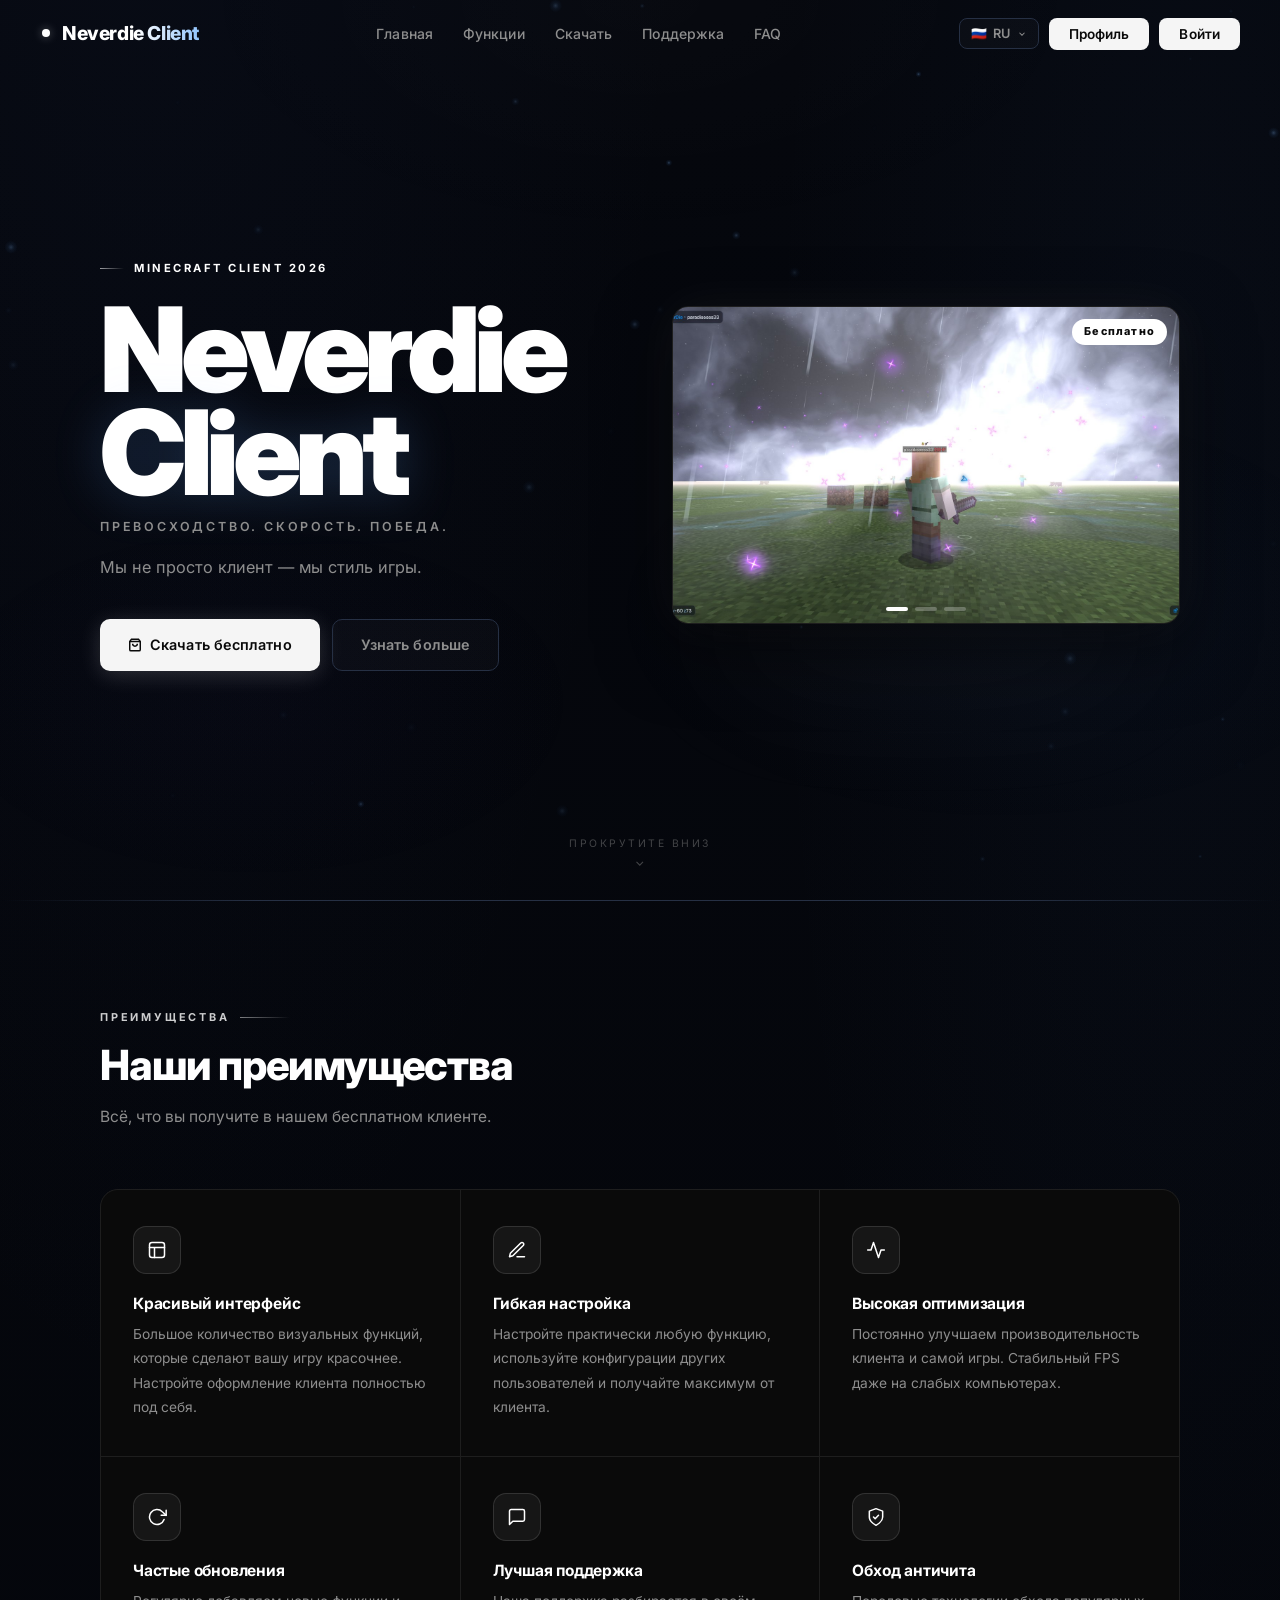
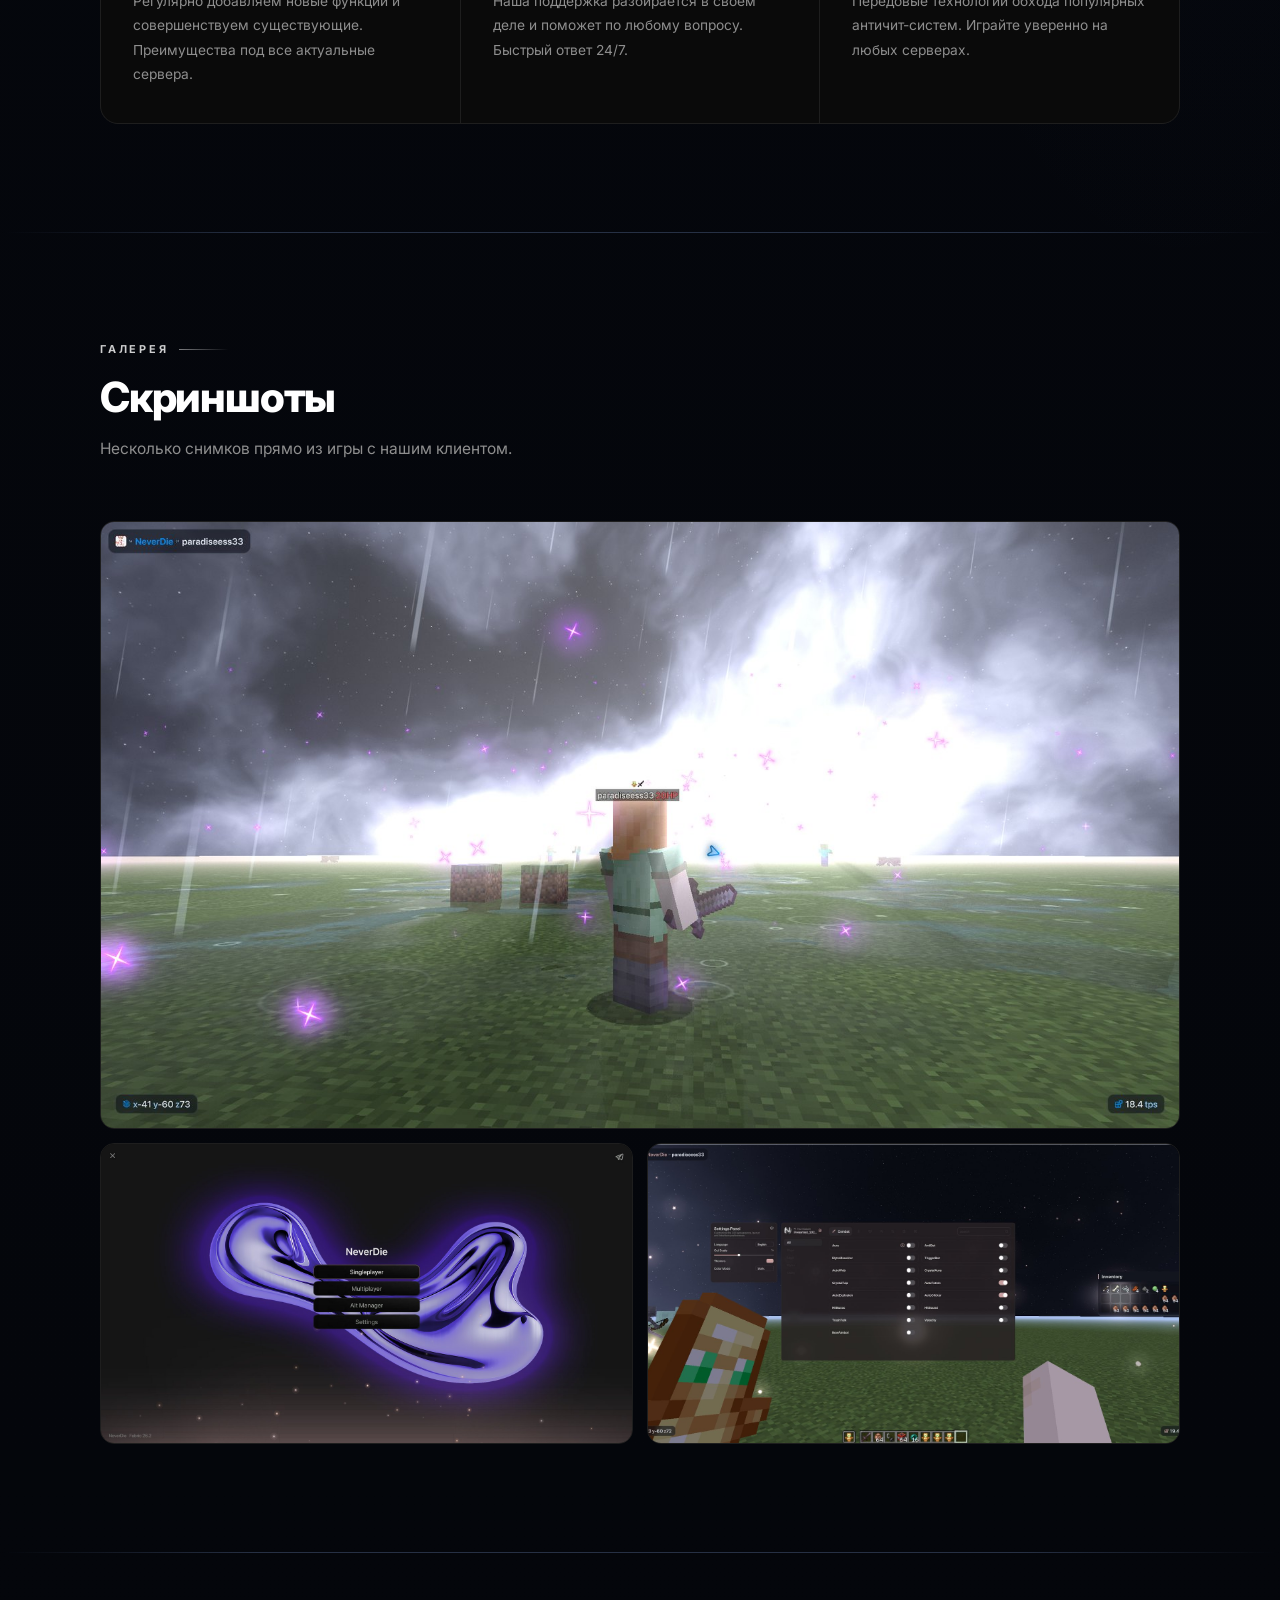
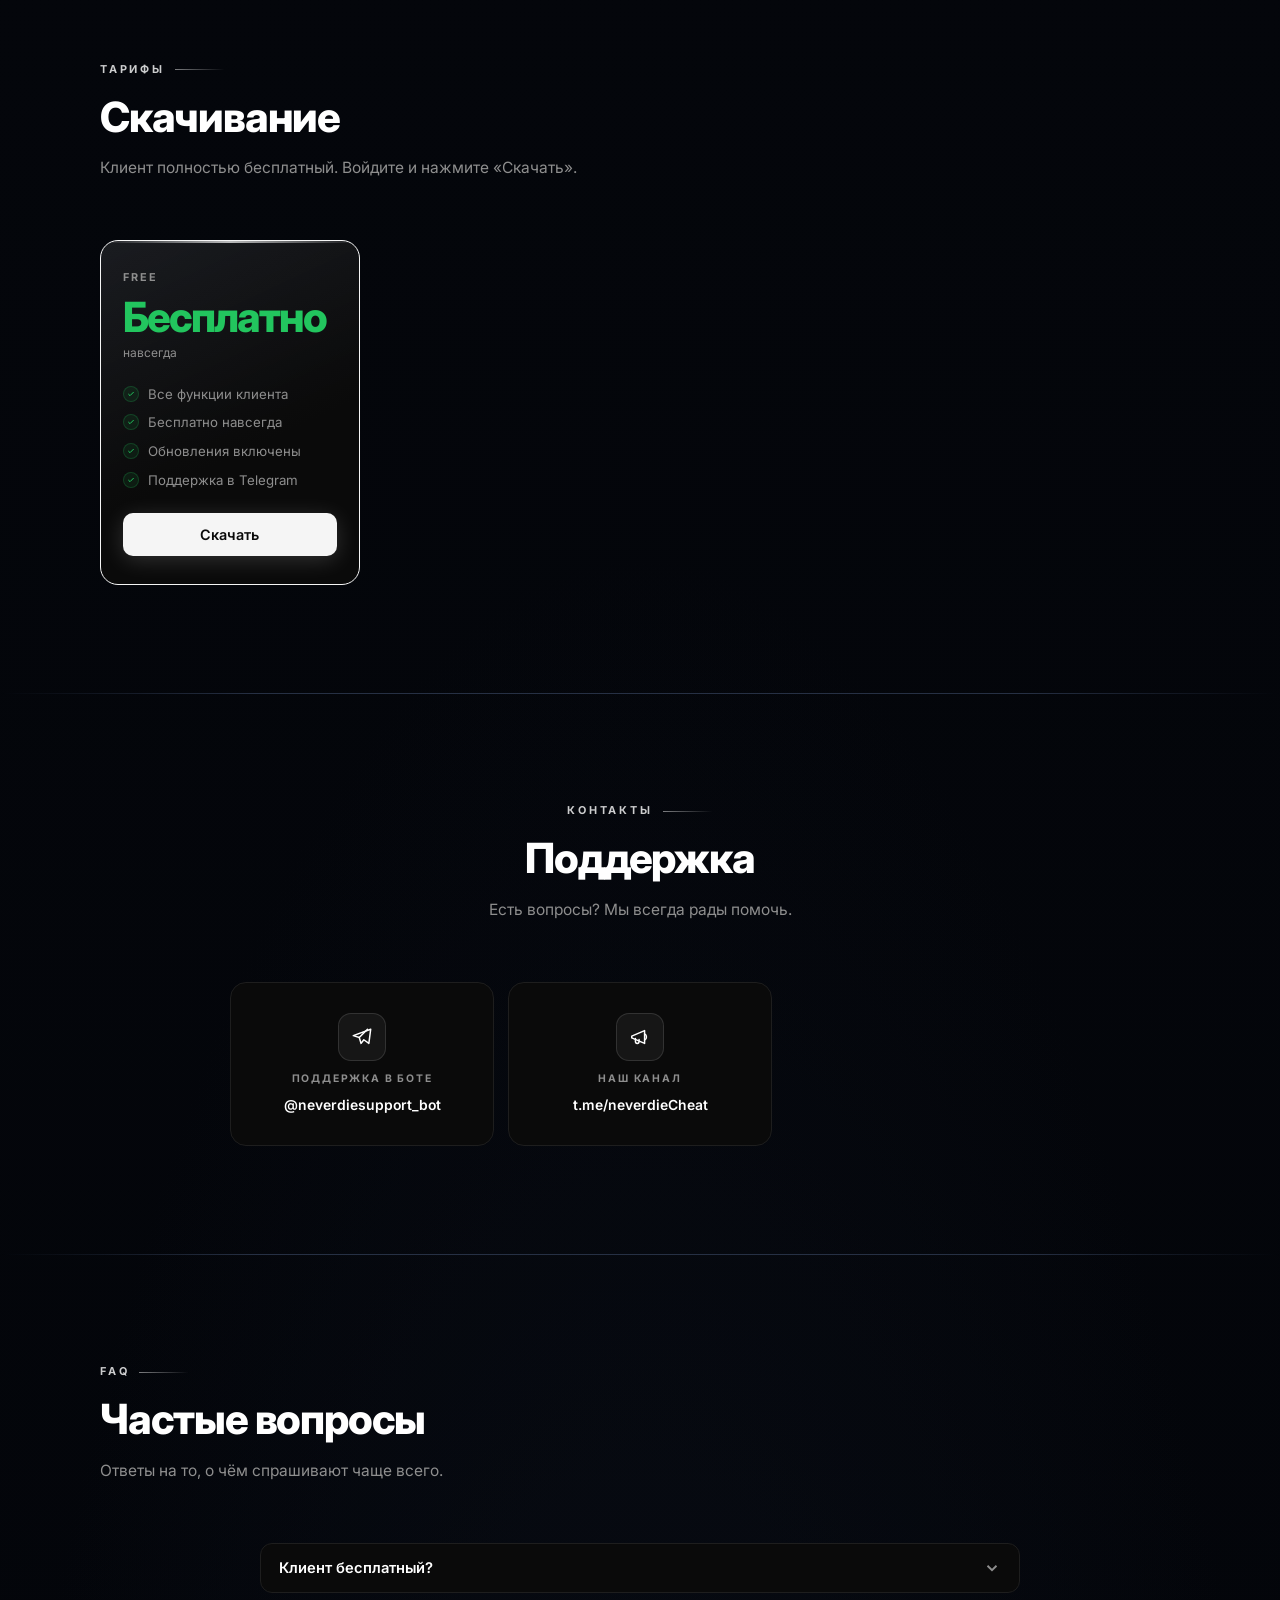
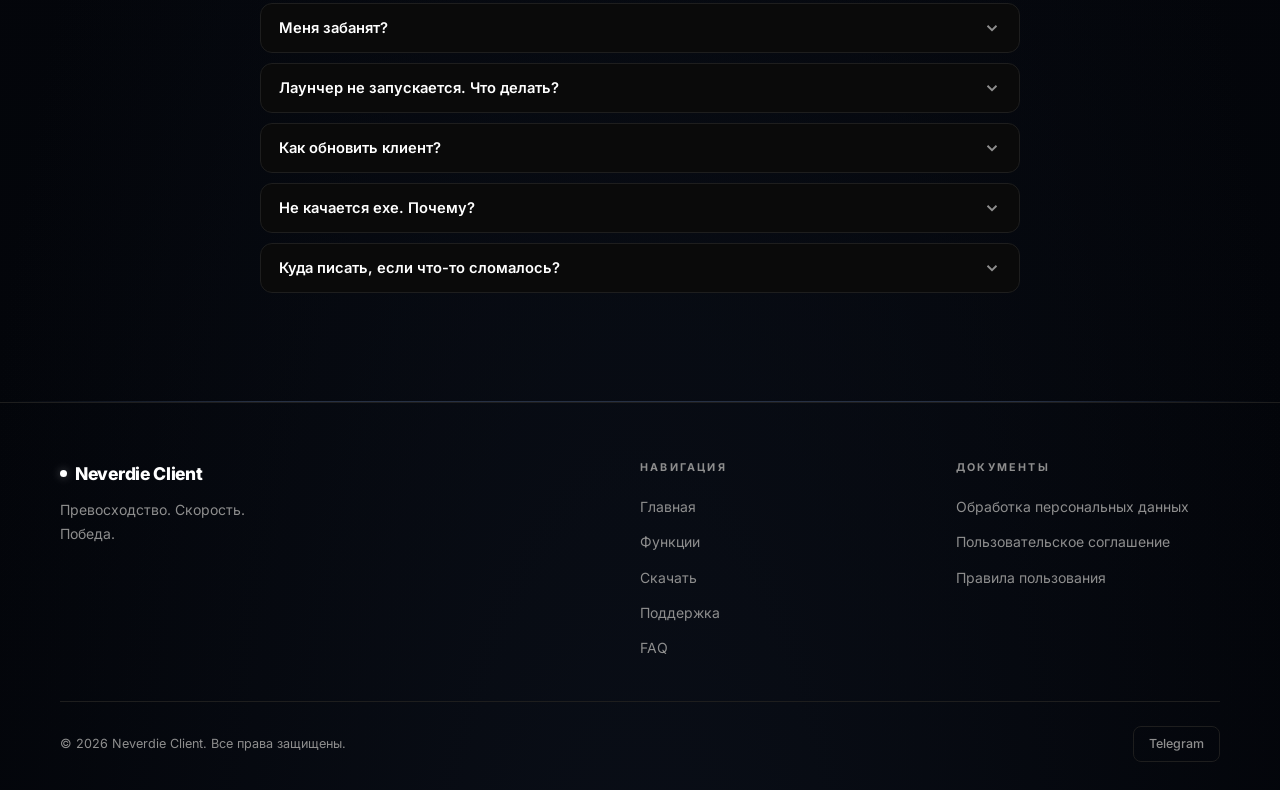
<file: index.html>
<!DOCTYPE html>
<html lang="ru">
<head>
  <meta charset="UTF-8" />
  <meta name="viewport" content="width=device-width, initial-scale=1.0" />
  <title>Neverdie Client — Minecraft 2026</title>
  <meta name="description" content="Neverdie Client — бесплатный Minecraft клиент нового поколения. Красивый интерфейс, оптимизация, обход античита." />
  <link rel="preconnect" href="https://fonts.googleapis.com" />
  <link rel="preconnect" href="https://fonts.gstatic.com" crossorigin />
  <link href="https://fonts.googleapis.com/css2?family=Inter:wght@400;500;600;700;800;900&display=swap" rel="stylesheet" />
  <link rel="stylesheet" href="style.css" />
 </head>
<body>

 <!-- Прелоадер: держит вуаль, пока грузится фон, чтобы страница не «дёргалась» -->
 <div class="preloader" id="preloader" aria-hidden="true">
   <div class="preloader-mark">
     <div class="preloader-logo"></div>
     <div class="preloader-name">NEVERDIE</div>
   </div>
   <div class="preloader-bar"><span id="preloaderFill"></span></div>
 </div>

 <div class="bg-base"></div>
 <canvas class="bg-particles" id="particles" aria-hidden="true"></canvas>
<div class="cursor-glow" id="cursorGlow"></div>

<!-- ════════════════════════════════════════
     NAVBAR
════════════════════════════════════════ -->
<nav class="navbar" id="navbar">

  <!-- Логотип -->
  <span class="nav-logo" onclick="scrollTo({top:0,behavior:'smooth'})">
    <span class="logo-dot"></span>
    Neverdie Client
  </span>

  <!-- Центральные ссылки -->
  <ul class="nav-center" id="navCenter">
    <li><a href="#hero"        data-i18n="nav0">Главная</a></li>
    <li><a href="#features"    data-i18n="nav1">Функции</a></li>
    <li><a href="#pricing"     data-i18n="nav2">Скачать</a></li>
    <li><a href="#support"     data-i18n="nav3">Поддержка</a></li>
    <li><a href="#faq"         data-i18n="nav4">FAQ</a></li>
  </ul>

  <!-- Правая часть: язык + кнопка купить + гамбургер -->
  <div class="nav-right">

    <!-- Выбор языка -->
    <div class="lang-selector" id="langSelector">
      <button class="lang-btn" id="langBtn" onclick="toggleLangDropdown()">
        <span id="langFlag">🇷🇺</span>
        <span id="langLabel">RU</span>
        <svg viewBox="0 0 24 24" fill="none" stroke="currentColor" stroke-width="2.5">
          <polyline points="6,9 12,15 18,9"></polyline>
        </svg>
      </button>
      <div class="lang-dropdown" id="langDropdown"></div>
    </div>

    <button class="nav-buy nav-profile-hidden" id="navProfileBtn" onclick="location.href='profile.html'">Профиль</button>
    <button class="nav-buy" id="navAuthBtn" onclick="navAuthClick()">Войти</button>

    <button class="hamburger" id="hamburger" onclick="toggleMobileMenu()" aria-label="Меню">
      <span></span><span></span><span></span>
    </button>

  </div>
</nav>

<!-- Мобильное меню -->
<div class="mobile-menu" id="mobileMenu">
  <a href="#hero"     onclick="closeMobileMenu()" data-mob-i18n="nav0">Главная</a>
  <a href="#features" onclick="closeMobileMenu()" data-mob-i18n="nav1">Функции</a>
  <a href="#pricing"  onclick="closeMobileMenu()" data-mob-i18n="nav2">Скачать</a>
  <a href="#support"  onclick="closeMobileMenu()" data-mob-i18n="nav3">Поддержка</a>
  <a href="#faq"      onclick="closeMobileMenu()" data-mob-i18n="nav4">FAQ</a>
  <a onclick="closeMobileMenu();openAuth()" id="mobAuthLink">Войти</a>
  <a onclick="location.href='profile.html'" id="mobProfileLink" style="display:none">Профиль</a>
</div>

<!-- ════════════════════════════════════════
     HERO
════════════════════════════════════════ -->
<section id="hero" style="padding:0;">
  <div class="hero">
    <div class="hero-inner">

      <!-- Левая часть: текст -->
      <div class="hero-left">

        <div class="hero-eyebrow anim-up">
          <span class="hero-eyebrow-line"></span>
          Minecraft Client 2026
        </div>

        <h1 class="anim-up-2">
          <span class="hero-title-static">Neverdie</span>
          <span class="hero-title-accent">Client</span>
        </h1>

        <p class="hero-tagline anim-up-2" id="heroTagline">
          Превосходство. Скорость. Победа.
        </p>

        <p class="hero-desc anim-up-3" id="heroQuote">
          Мы не просто клиент — мы стиль игры.
        </p>

        <div class="hero-actions anim-up-4">
          <a href="#pricing" class="btn btn-primary" id="heroBtnBuy">
            <svg width="14" height="14" viewBox="0 0 24 24" fill="none" stroke="currentColor" stroke-width="2.5">
              <path d="M21 15v4a2 2 0 01-2 2H5a2 2 0 01-2-2v-4"/>
              <polyline points="7,10 12,15 17,10"/>
              <line x1="12" y1="15" x2="12" y2="3"/>
            </svg>
            Скачать бесплатно
          </a>
          <a href="#features" class="btn btn-outline" id="heroBtnLearn">
            Узнать больше
          </a>
        </div>

      </div>

      <!-- Правая часть: карусель скриншотов -->
      <div class="hero-right anim-right">
        <div class="hero-showcase" id="heroShowcase">
          <img id="heroShot" src="screenshots/shot1.jpg" alt="Neverdie Client" />
          <div class="hero-free-badge" id="heroFreeBadge">FREE</div>
          <div class="hero-shot-dots" id="heroShotDots"></div>
        </div>
      </div>

    </div>

    <!-- Подсказка прокрутки -->
    <div class="scroll-hint">
      <span data-i18n="scrollDown">Прокрутите вниз</span>
      <svg viewBox="0 0 24 24" fill="none" stroke="currentColor" stroke-width="2">
        <polyline points="6,9 12,15 18,9"></polyline>
      </svg>
    </div>
  </div>
</section>

<div class="divider"></div>

<!-- ════════════════════════════════════════
     FEATURES
════════════════════════════════════════ -->
<section id="features">
  <div class="container">

    <div class="section-header reveal">
      <div class="section-eyebrow">Преимущества</div>
      <h2 class="section-title" data-i18n="sectionFeatures">Наши преимущества</h2>
      <p class="section-subtitle" data-i18n="featuresSubtitle">
        Всё, что вы гарантированно получите после покупки нашего клиента.
      </p>
    </div>

    <div class="features-grid" id="featuresGrid">
      <!-- Генерируется в script.js → buildFeatures() -->
    </div>

  </div>
</section>

<div class="divider"></div>

<!-- ════════════════════════════════════════
     СКРИНШОТЫ
     ════════════════════════════════════════ -->
<section id="screenshots">
  <div class="container">

    <div class="section-header reveal">
      <div class="section-eyebrow">Галерея</div>
      <h2 class="section-title" data-i18n="sectionScreenshots">Скриншоты</h2>
      <p class="section-subtitle" data-i18n="screenshotsSubtitle">
        Несколько снимков прямо из игры с нашим клиентом.
      </p>
    </div>

    <div class="screenshots-grid" id="screenshotsGrid">
      <!-- Генерируется в script.js → buildScreenshots() -->
    </div>

  </div>
</section>

<div class="divider"></div>

<!-- ════════════════════════════════════════
     ТАРИФЫ
════════════════════════════════════════ -->
<section id="pricing">
  <div class="container">

    <div class="section-header reveal">
      <div class="section-eyebrow">Тарифы</div>
      <h2 class="section-title" data-i18n="sectionPricing">Тарифы</h2>
      <p class="section-subtitle" data-i18n="pricingSubtitle">
        Выберите подходящий план. Все планы включают полный доступ к функционалу.
      </p>
    </div>

    <div class="pricing-grid" id="pricingGrid">
      <!-- Генерируется в script.js → buildPricing() -->
    </div>

  </div>
</section>

<div class="divider"></div>

<!-- ════════════════════════════════════════
     ПОДДЕРЖКА
════════════════════════════════════════ -->
<section id="support">
  <div class="container">

    <div class="section-header reveal" style="text-align:center;">
      <div class="section-eyebrow" style="justify-content:center;">Контакты</div>
      <h2 class="section-title" data-i18n="sectionSupport">Поддержка</h2>
      <p class="section-subtitle" data-i18n="supportSubtitle" style="margin:0 auto;">
        Есть вопросы? Мы всегда рады помочь.
      </p>
    </div>

    <div class="support-grid">

      <!-- Telegram-бот поддержки -->
      <a class="support-card reveal reveal-d1" id="supportTelegramCard" href="https://t.me/neverdiesupport_bot" target="_blank" rel="noopener">
        <div class="support-icon">
          <!-- Telegram icon (монохромный SVG) -->
          <svg viewBox="0 0 24 24" fill="none" stroke="currentColor" stroke-width="1.6" stroke-linecap="round" stroke-linejoin="round" style="width:22px;height:22px;color:var(--primary-light);">
            <path d="M21.5 3.5L2.5 10.5l6.5 2 2 6.5 3-4 5.5 4z"/>
            <path d="M9 12.5l9-9"/>
          </svg>
        </div>
        <div class="support-label" data-i18n="supportBot">Поддержка в боте</div>
        <div class="support-value">@neverdiesupport_bot</div>
      </a>

      <!-- Наш канал -->
      <a class="support-card reveal reveal-d2" id="supportChannelCard" href="https://t.me/neverdieCheat" target="_blank" rel="noopener">
        <div class="support-icon">
          <!-- Megaphone icon (монохромный SVG) -->
          <svg viewBox="0 0 24 24" fill="none" stroke="currentColor" stroke-width="1.6" stroke-linecap="round" stroke-linejoin="round" style="width:22px;height:22px;color:var(--primary-light);">
            <path d="M3 11l14-6v14L3 13v-2z"/>
            <path d="M7 13.5V17a2 2 0 004 0v-2.2"/>
            <path d="M17 8.5a4 4 0 010 7"/>
          </svg>
        </div>
        <div class="support-label" data-i18n="supportChannel">Наш канал</div>
        <div class="support-value">t.me/neverdieCheat</div>
      </a>

    </div>
  </div>
</section>

<div class="divider"></div>

<!-- ════════════════════════════════════════
     FAQ
     ════════════════════════════════════════ -->
<section id="faq">
  <div class="container">

    <div class="section-header reveal">
      <div class="section-eyebrow">FAQ</div>
      <h2 class="section-title" data-i18n="sectionFaq">Частые вопросы</h2>
      <p class="section-subtitle" data-i18n="faqSubtitle">
        Ответы на то, о чём спрашивают чаще всего.
      </p>
    </div>

    <div class="faq-list" id="faqList">
      <!-- Генерируется в script.js → buildFaq() -->
    </div>

  </div>
</section>

<div class="divider"></div>

<!-- ════════════════════════════════════════
     FOOTER
     ════════════════════════════════════════ -->
<footer class="footer">
  <div class="footer-inner">

    <!-- Брендинг -->
    <div class="footer-brand">
      <div class="footer-brand-name">
        <span class="logo-dot"></span>
        Neverdie Client
      </div>
      <p class="footer-tagline" id="footerTagline">Превосходство. Скорость. Победа.</p>
    </div>

    <!-- Навигация -->
    <div class="footer-col">
      <h4 data-i18n="footerNav">Навигация</h4>
      <ul>
        <li><a href="#hero"     data-i18n="nav0">Главная</a></li>
        <li><a href="#features" data-i18n="nav1">Функции</a></li>
        <li><a href="#pricing"  data-i18n="nav2">Скачать</a></li>
        <li><a href="#support"  data-i18n="nav3">Поддержка</a></li>
        <li><a href="#faq"      data-i18n="nav4">FAQ</a></li>
      </ul>
    </div>

    <!-- Документы -->
    <div class="footer-col">
      <h4 data-i18n="footerLegal">Документы</h4>
      <ul>
        <li><a onclick="openModal('privacy')" data-i18n="footerPrivacy">Обработка персональных данных</a></li>
        <li><a onclick="openModal('terms')"   data-i18n="footerTerms">Пользовательское соглашение</a></li>
        <li><a onclick="openModal('rules')"   data-i18n="footerRules">Правила пользования</a></li>
      </ul>
    </div>

  </div>

    <div class="footer-bottom">
    <p id="footerCopy"></p>
    <div class="footer-socials">
      <a href="https://t.me/neverdieCheat" id="footerTelegram" target="_blank">Telegram</a>
    </div>
  </div>
</footer>

<!-- ════════════════════════════════════════
     LEGAL MODALS
════════════════════════════════════════ -->

<!-- Политика персональных данных -->
<div class="modal-overlay" id="modalPrivacy" onclick="closeModalOutside(event,'modalPrivacy')">
  <div class="modal">
    <div class="modal-header">
      <h3 data-i18n="footerPrivacy">Обработка персональных данных</h3>
      <button class="modal-close" onclick="closeModal('privacy')">
        <svg width="13" height="13" viewBox="0 0 24 24" fill="none" stroke="currentColor" stroke-width="2.5">
          <line x1="18" y1="6" x2="6" y2="18"/><line x1="6" y1="6" x2="18" y2="18"/>
        </svg>
      </button>
    </div>
    <div class="modal-body">
      <div class="legal-body" id="legalPrivacyBody"></div>
    </div>
  </div>
</div>

<!-- Пользовательское соглашение -->
<div class="modal-overlay" id="modalTerms" onclick="closeModalOutside(event,'modalTerms')">
  <div class="modal">
    <div class="modal-header">
      <h3 data-i18n="footerTerms">Пользовательское соглашение</h3>
      <button class="modal-close" onclick="closeModal('terms')">
        <svg width="13" height="13" viewBox="0 0 24 24" fill="none" stroke="currentColor" stroke-width="2.5">
          <line x1="18" y1="6" x2="6" y2="18"/><line x1="6" y1="6" x2="18" y2="18"/>
        </svg>
      </button>
    </div>
    <div class="modal-body">
      <div class="legal-body" id="legalTermsBody"></div>
    </div>
  </div>
</div>

<!-- Правила пользования -->
<div class="modal-overlay" id="modalRules" onclick="closeModalOutside(event,'modalRules')">
  <div class="modal">
    <div class="modal-header">
      <h3 data-i18n="footerRules">Правила пользования</h3>
      <button class="modal-close" onclick="closeModal('rules')">
        <svg width="13" height="13" viewBox="0 0 24 24" fill="none" stroke="currentColor" stroke-width="2.5">
          <line x1="18" y1="6" x2="6" y2="18"/><line x1="6" y1="6" x2="18" y2="18"/>
        </svg>
      </button>
    </div>
    <div class="modal-body">
      <div class="legal-body" id="legalRulesBody"></div>
    </div>
  </div>
</div>

<!-- ── АВТОРИЗАЦИЯ (как в лаунчере) ── -->
<div class="modal-overlay" id="modalAuth" onclick="closeModalOutside(event,'modalAuth')">
  <div class="modal auth-modal">
    <div class="modal-header">
      <h3 id="authTitle">Вход</h3>
      <button class="modal-close" onclick="closeModal('auth')">
        <svg width="13" height="13" viewBox="0 0 24 24" fill="none" stroke="currentColor" stroke-width="2.5">
          <line x1="18" y1="6" x2="6" y2="18"/><line x1="6" y1="6" x2="18" y2="18"/>
        </svg>
      </button>
    </div>
    <div class="modal-body">
      <div class="auth-tabs">
        <button class="auth-tab active" id="authTabLogin" onclick="switchAuthTab('login')">Вход</button>
        <button class="auth-tab" id="authTabRegister" onclick="switchAuthTab('register')">Регистрация</button>
      </div>
      <div class="auth-error" id="authError"></div>
      <input class="auth-input" id="authNick" maxlength="16" placeholder="Ник" autocomplete="username" />
      <input class="auth-input" id="authPassword" type="password" placeholder="Пароль" autocomplete="current-password" />
      <input class="auth-input" id="authRepeat" type="password" placeholder="Повторите пароль" autocomplete="new-password" style="display:none" />
      <button class="btn btn-primary" id="authSubmit" style="width:100%" onclick="submitAuth()">Войти</button>
    </div>
  </div>
</div>

<!-- ── ПРОФИЛЬ ── -->
<div class="modal-overlay" id="modalProfile" onclick="closeModalOutside(event,'modalProfile')">
  <div class="modal auth-modal">
    <div class="modal-header">
      <h3 id="profileTitle">Профиль</h3>
      <button class="modal-close" onclick="closeModal('profile')">
        <svg width="13" height="13" viewBox="0 0 24 24" fill="none" stroke="currentColor" stroke-width="2.5">
          <line x1="18" y1="6" x2="6" y2="18"/><line x1="6" y1="6" x2="18" y2="18"/>
        </svg>
      </button>
    </div>
    <div class="modal-body">
      <div class="profile-head">
        <div class="profile-avatar" id="profileAvatar">N</div>
        <div>
          <div class="profile-nick" id="profileNick">—</div>
          <div class="profile-status"><span class="status-dot"></span><span id="profileStatus">Активен</span></div>
        </div>
      </div>
      <div class="profile-rows">
        <div class="profile-row"><span id="profileSinceLabel">С нами с</span><b id="profileSince">—</b></div>
        <div class="profile-row"><span id="profileVersionLabel">Версия лаунчера</span><b id="profileVersion">—</b></div>
      </div>
      <button class="btn btn-primary" style="width:100%;margin-bottom:10px" id="profileDownloadBtn" onclick="closeModal('profile');handleDownload()">Скачать</button>
      <button class="btn btn-outline" style="width:100%" id="profileLogoutBtn" onclick="profileLogout()">Выйти</button>
    </div>
  </div>
</div>

<!-- ── TOAST ── -->
<div class="toast" id="toast">
  <span id="toastMsg"></span>
</div>

 <script src="particles.js"></script>
 <script src="preloader.js"></script>
 <script src="config.js"></script>
 <script src="script.js"></script>
</body>
</html>
</file>
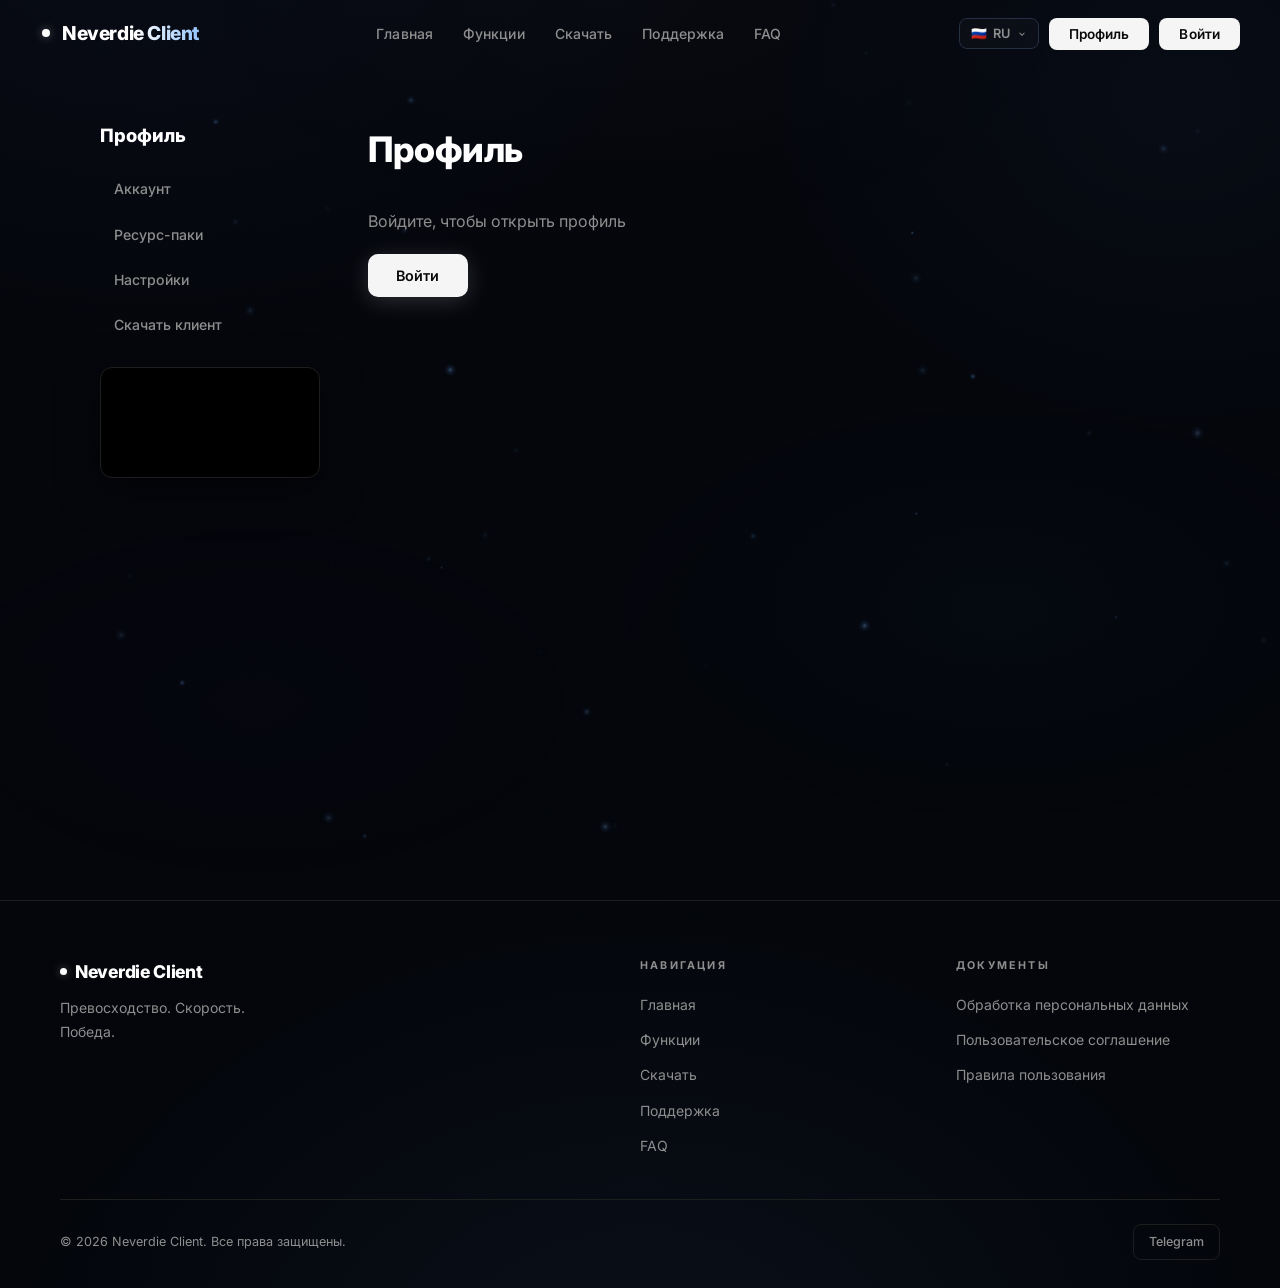
<file: profile.html>
<!DOCTYPE html>
<html lang="ru">
<head>
  <meta charset="UTF-8" />
  <meta name="viewport" content="width=device-width, initial-scale=1.0" />
  <title>Профиль — Neverdie Client</title>
  <meta name="description" content="Neverdie Client — профиль пользователя." />
  <link rel="preconnect" href="https://fonts.googleapis.com" />
  <link rel="preconnect" href="https://fonts.gstatic.com" crossorigin />
  <link href="https://fonts.googleapis.com/css2?family=Inter:wght@400;500;600;700;800;900&display=swap" rel="stylesheet" />
  <link rel="stylesheet" href="style.css" />
 </head>
<body>

 <div class="preloader" id="preloader" aria-hidden="true">
   <div class="preloader-mark">
     <div class="preloader-logo"></div>
     <div class="preloader-name">NEVERDIE</div>
   </div>
   <div class="preloader-bar"><span id="preloaderFill"></span></div>
 </div>

 <div class="bg-base"></div>
 <canvas class="bg-particles" id="particles" aria-hidden="true"></canvas>
<div class="cursor-glow" id="cursorGlow"></div>

<!-- NAVBAR -->
<nav class="navbar" id="navbar">

  <span class="nav-logo" onclick="location.href='index.html'">
    <span class="logo-dot"></span>
    Neverdie Client
  </span>

  <ul class="nav-center" id="navCenter">
    <li><a href="index.html#hero"     data-i18n="nav0">Главная</a></li>
    <li><a href="index.html#features" data-i18n="nav1">Функции</a></li>
    <li><a href="index.html#pricing"  data-i18n="nav2">Скачать</a></li>
    <li><a href="index.html#support"  data-i18n="nav3">Поддержка</a></li>
    <li><a href="index.html#faq"      data-i18n="nav4">FAQ</a></li>
  </ul>

  <div class="nav-right">

    <div class="lang-selector" id="langSelector">
      <button class="lang-btn" id="langBtn" onclick="toggleLangDropdown()">
        <span id="langFlag">🇷🇺</span>
        <span id="langLabel">RU</span>
        <svg viewBox="0 0 24 24" fill="none" stroke="currentColor" stroke-width="2.5">
          <polyline points="6,9 12,15 18,9"></polyline>
        </svg>
      </button>
      <div class="lang-dropdown" id="langDropdown"></div>
    </div>

    <button class="nav-buy nav-profile-hidden" id="navProfileBtn" onclick="location.href='profile.html'">Профиль</button>
    <button class="nav-buy" id="navAuthBtn" onclick="navAuthClick()">Войти</button>

    <button class="hamburger" id="hamburger" onclick="toggleMobileMenu()" aria-label="Меню">
      <span></span><span></span><span></span>
    </button>

  </div>
</nav>

<!-- Мобильное меню -->
<div class="mobile-menu" id="mobileMenu">
  <a href="index.html#hero"     onclick="closeMobileMenu()" data-mob-i18n="nav0">Главная</a>
  <a href="index.html#features" onclick="closeMobileMenu()" data-mob-i18n="nav1">Функции</a>
  <a href="index.html#pricing"  onclick="closeMobileMenu()" data-mob-i18n="nav2">Скачать</a>
  <a href="index.html#support"  onclick="closeMobileMenu()" data-mob-i18n="nav3">Поддержка</a>
  <a href="index.html#faq"      onclick="closeMobileMenu()" data-mob-i18n="nav4">FAQ</a>
  <a onclick="closeMobileMenu();openAuth()" id="mobAuthLink">Войти</a>
  <a onclick="location.href='profile.html'" id="mobProfileLink" style="display:none">Профиль</a>
</div>

<!-- ════════════════════════════════════════
     ПРОФИЛЬ
     ════════════════════════════════════════ -->
<section class="profile-page">
  <div class="container profile-layout">

    <!-- Сайдбар -->
    <aside class="profile-side">
      <h2 data-i18n="profile">Мой профиль</h2>
      <a class="pside active" id="sideAccount" onclick="switchProfileTab('account')" data-i18n="account">Аккаунт</a>
      <a class="pside" id="sidePacks" onclick="switchProfileTab('packs')" data-i18n="packs">Ресурс-паки</a>
      <a class="pside" id="sideSettings" onclick="switchProfileTab('settings')" data-i18n="settings">Настройки</a>
      <a class="pside" id="sideDownload" onclick="handleDownload()" data-i18n="downloadClient">Скачать клиент</a>
      <div class="side-video">
        <video src="media/snake.mp4" autoplay muted loop playsinline disablepictureinpicture></video>
      </div>
    </aside>

    <!-- Контент -->
    <div class="profile-main" id="profileContent" style="display:none">
      <div class="crumbs"><span data-i18n="nav0">Главная</span> / <span data-i18n="profile">Мой профиль</span> / <span data-i18n="account">Аккаунт</span></div>

      <h1 class="pp-hello">Привет, <span id="ppNick">—</span></h1>

      <h3 class="pp-subtitle" data-i18n="profileInfo">Информация о профиле</h3>

      <div class="profile-rows pp-rows">
        <div class="profile-row"><span data-i18n="profileSince">С нами с</span><b id="ppSince">—</b></div>
        <div class="profile-row"><span data-i18n="profileRole">Ваша роль</span><b class="pp-role"><span class="pp-role-dot"></span><span data-i18n="profileUser">Пользователь</span></b></div>
        <div class="profile-row"><span data-i18n="profileVersion">Версия лаунчера</span><b id="ppVersion">—</b></div>
      </div>

      <div class="pp-actions">
        <button class="btn btn-primary" onclick="handleDownload()" data-i18n="downloadClient">Скачать клиент</button>
        <button class="btn btn-outline" onclick="ppLogout()" data-i18n="logoutBtn">Выйти</button>
      </div>
    </div>

    <!-- Гость -->
    <div class="profile-main" id="profileGuest" style="display:none">
      <h1 class="pp-hello" data-i18n="profile">Мой профиль</h1>
      <p class="pp-guest-text" data-i18n="profileLoginNeeded">Войдите, чтобы открыть профиль</p>
      <button class="btn btn-primary" onclick="openAuth()" data-i18n="navLogin">Войти</button>
    </div>

    <!-- Настройки -->
    <div class="profile-main" id="profilePacks" style="display:none">
      <div class="crumbs"><span data-i18n="nav0">Главная</span> / <span data-i18n="profile">Мой профиль</span> / <span data-i18n="packs">Ресурс-паки</span></div>

      <h1 class="pp-hello" data-i18n="packs">Ресурс-паки</h1>
      <p class="pp-guest-text" data-i18n="packsSubtitle">Выбери пак и нажми «Установить», чтобы скачать его.</p>

      <div class="packs-grid" id="packsGrid"></div>
    </div>

    <!-- Настройки -->
    <div class="profile-main" id="profileSettings" style="display:none">
      <div class="crumbs"><span data-i18n="nav0">Главная</span> / <span data-i18n="profile">Мой профиль</span> / <span data-i18n="settings">Настройки</span></div>

      <h1 class="pp-hello" data-i18n="settings">Настройки</h1>

      <h3 class="pp-subtitle" data-i18n="changePassword">Смена пароля</h3>
      <div class="set-pass">
        <input class="auth-input" id="setCurrent" type="password" autocomplete="current-password" />
        <input class="auth-input" id="setNew" type="password" autocomplete="new-password" />
        <input class="auth-input" id="setRepeat" type="password" autocomplete="new-password" />
        <div class="auth-error" id="setError"></div>
        <button class="btn btn-primary" onclick="changePassword()" data-i18n="saveBtn">Сохранить</button>
      </div>

      <h3 class="pp-subtitle" data-i18n="languageTitle">Язык</h3>
      <div class="set-lang" id="setLang"></div>

      <h3 class="pp-subtitle pp-danger" data-i18n="dangerZone">Опасная зона</h3>
      <button class="btn btn-outline btn-danger" id="deleteAccountBtn" onclick="deleteAccount()" data-i18n="deleteAccount">Удалить аккаунт</button>
    </div>

  </div>
</section>

<!-- FOOTER -->
<footer class="footer">
  <div class="footer-inner">

    <div class="footer-brand">
      <div class="footer-brand-name">
        <span class="logo-dot"></span>
        Neverdie Client
      </div>
      <p class="footer-tagline" id="footerTagline">Превосходство. Скорость. Победа.</p>
    </div>

    <div class="footer-col">
      <h4 data-i18n="footerNav">Навигация</h4>
      <ul>
        <li><a href="index.html#hero"     data-i18n="nav0">Главная</a></li>
        <li><a href="index.html#features" data-i18n="nav1">Функции</a></li>
        <li><a href="index.html#pricing"  data-i18n="nav2">Скачать</a></li>
        <li><a href="index.html#support"  data-i18n="nav3">Поддержка</a></li>
        <li><a href="index.html#faq"      data-i18n="nav4">FAQ</a></li>
      </ul>
    </div>

    <div class="footer-col">
      <h4 data-i18n="footerLegal">Документы</h4>
      <ul>
        <li><a onclick="openModal('privacy')" data-i18n="footerPrivacy">Обработка персональных данных</a></li>
        <li><a onclick="openModal('terms')"   data-i18n="footerTerms">Пользовательское соглашение</a></li>
        <li><a onclick="openModal('rules')"   data-i18n="footerRules">Правила пользования</a></li>
      </ul>
    </div>

  </div>

  <div class="footer-bottom">
    <p id="footerCopy"></p>
    <div class="footer-socials">
      <a href="https://t.me/neverdieCheat" id="footerTelegram" target="_blank">Telegram</a>
    </div>
  </div>
</footer>

<!-- LEGAL MODALS -->
<div class="modal-overlay" id="modalPrivacy" onclick="closeModalOutside(event,'modalPrivacy')">
  <div class="modal">
    <div class="modal-header">
      <h3 data-i18n="footerPrivacy">Обработка персональных данных</h3>
      <button class="modal-close" onclick="closeModal('privacy')">
        <svg width="13" height="13" viewBox="0 0 24 24" fill="none" stroke="currentColor" stroke-width="2.5">
          <line x1="18" y1="6" x2="6" y2="18"/><line x1="6" y1="6" x2="18" y2="18"/>
        </svg>
      </button>
    </div>
    <div class="modal-body">
      <div class="legal-body" id="legalPrivacyBody"></div>
    </div>
  </div>
</div>

<div class="modal-overlay" id="modalTerms" onclick="closeModalOutside(event,'modalTerms')">
  <div class="modal">
    <div class="modal-header">
      <h3 data-i18n="footerTerms">Пользовательское соглашение</h3>
      <button class="modal-close" onclick="closeModal('terms')">
        <svg width="13" height="13" viewBox="0 0 24 24" fill="none" stroke="currentColor" stroke-width="2.5">
          <line x1="18" y1="6" x2="6" y2="18"/><line x1="6" y1="6" x2="18" y2="18"/>
        </svg>
      </button>
    </div>
    <div class="modal-body">
      <div class="legal-body" id="legalTermsBody"></div>
    </div>
  </div>
</div>

<div class="modal-overlay" id="modalRules" onclick="closeModalOutside(event,'modalRules')">
  <div class="modal">
    <div class="modal-header">
      <h3 data-i18n="footerRules">Правила пользования</h3>
      <button class="modal-close" onclick="closeModal('rules')">
        <svg width="13" height="13" viewBox="0 0 24 24" fill="none" stroke="currentColor" stroke-width="2.5">
          <line x1="18" y1="6" x2="6" y2="18"/><line x1="6" y1="6" x2="18" y2="18"/>
        </svg>
      </button>
    </div>
    <div class="modal-body">
      <div class="legal-body" id="legalRulesBody"></div>
    </div>
  </div>
</div>

<!-- ── АВТОРИЗАЦИЯ (как в лаунчере) ── -->
<div class="modal-overlay" id="modalAuth" onclick="closeModalOutside(event,'modalAuth')">
  <div class="modal auth-modal">
    <div class="modal-header">
      <h3 id="authTitle">Вход</h3>
      <button class="modal-close" onclick="closeModal('auth')">
        <svg width="13" height="13" viewBox="0 0 24 24" fill="none" stroke="currentColor" stroke-width="2.5">
          <line x1="18" y1="6" x2="6" y2="18"/><line x1="6" y1="6" x2="18" y2="18"/>
        </svg>
      </button>
    </div>
    <div class="modal-body">
      <div class="auth-tabs">
        <button class="auth-tab active" id="authTabLogin" onclick="switchAuthTab('login')">Вход</button>
        <button class="auth-tab" id="authTabRegister" onclick="switchAuthTab('register')">Регистрация</button>
      </div>
      <div class="auth-error" id="authError"></div>
      <input class="auth-input" id="authNick" maxlength="16" placeholder="Ник" autocomplete="username" />
      <input class="auth-input" id="authPassword" type="password" placeholder="Пароль" autocomplete="current-password" />
      <input class="auth-input" id="authRepeat" type="password" placeholder="Повторите пароль" autocomplete="new-password" style="display:none" />
      <button class="btn btn-primary" id="authSubmit" style="width:100%" onclick="submitAuth()">Войти</button>
    </div>
  </div>
</div>

<!-- ── TOAST ── -->
<div class="toast" id="toast">
  <span id="toastMsg"></span>
</div>

 <script src="particles.js"></script>
 <script src="preloader.js"></script>
 <script src="config.js"></script>
 <script src="script.js"></script>
<script>
function showTab(tab) {
  const content = document.getElementById('profileContent');
  const settings = document.getElementById('profileSettings');
  const packs = document.getElementById('profilePacks');
  const guest = document.getElementById('profileGuest');
  [content, settings, packs, guest].forEach(el => { if (el) el.style.display = ''; });
  if (guest) guest.classList.toggle('tab-hidden', tab !== '__guest__');
  if (content) content.classList.toggle('tab-hidden', tab !== 'account');
  if (settings) settings.classList.toggle('tab-hidden', tab !== 'settings');
  if (packs) packs.classList.toggle('tab-hidden', tab !== 'packs');
  const sa = document.getElementById('sideAccount');
  const ss = document.getElementById('sideSettings');
  const sp = document.getElementById('sidePacks');
  if (sa) sa.classList.toggle('active', tab === 'account');
  if (ss) ss.classList.toggle('active', tab === 'settings');
  if (sp) sp.classList.toggle('active', tab === 'packs');
}

function switchProfileTab(tab) {
  const session = getSession();
  if (!session) { openAuth(); return; }
  showTab(tab);
  if (tab === 'account') renderProfilePage();
  if (tab === 'packs') buildPacks();
}

// ── РЕСУРС-ПАКИ: отрисовка карточек с маленькими превью ──
function buildPacks() {
  const grid = document.getElementById('packsGrid');
  if (!grid) return;
  const t = (CONFIG.i18n[currentLang] || CONFIG.i18n.ru);
  const list = CONFIG.resourcepacks || [];
  grid.innerHTML = list.map(p => {
    const imgHtml = p.img
      ? `<img src="${p.img}" alt="Resourcepack ${p.id}" loading="lazy" />`
      : `<div class="pack-noimg">${t.packsNoPhoto || 'Нет фото'} · ${p.id}</div>`;
    return `
    <div class="pack-card">
      <div class="pack-thumb">${imgHtml}</div>
      <div class="pack-body">
        <div class="pack-name">Resourcepack ${p.id}</div>
        <button class="btn btn-primary btn-sm pack-btn" onclick="downloadPack('${p.id}')">↓ ${t.packsInstall || 'Установить'}</button>
      </div>
    </div>`;
  }).join('');
}

// ── Скачивание пака — только после входа ──
function downloadPack(id) {
  const t = CONFIG.i18n[currentLang] || CONFIG.i18n.ru;
  const session = getSession();
  if (!session) { showToast(t.needLogin, 'error'); openAuth(); return; }
  const pack = (CONFIG.resourcepacks || []).find(p => p.id === String(id));
  if (!pack) return;
  const a = document.createElement('a');
  a.href = pack.file;
  a.download = `Resourcepack-${pack.id}.zip`;
  a.target = '_blank';
  a.rel = 'noopener';
  document.body.appendChild(a);
  a.click();
  a.remove();
  showToast(`${t.downloading}: Resourcepack ${pack.id}`, 'success');
}

function refreshSettingsTexts() {
  const t = CONFIG.i18n[currentLang] || CONFIG.i18n.ru;
  const set = (id, v) => { const el = document.getElementById(id); if (el) el.textContent = v; };
  set('sideDownload', t.downloadClient);
  const cur = document.getElementById('setCurrent');
  const nw = document.getElementById('setNew');
  const rp = document.getElementById('setRepeat');
  if (cur) cur.placeholder = t.currentPassword;
  if (nw) nw.placeholder = t.newPassword;
  if (rp) rp.placeholder = t.authRepeat;
  buildSetLang();
  buildPacks();
}

function buildSetLang() {
  const box = document.getElementById('setLang');
  if (!box) return;
  box.innerHTML = (CONFIG.languages || []).map(l => `
    <button class="set-lang-btn ${l.code === currentLang ? 'active' : ''}" onclick="setLanguage('${l.code}');refreshSettingsTexts();renderProfilePage();buildPacks()">
      <span>${l.flag}</span><span>${l.full}</span>
    </button>
  `).join('');
}

function setFail(msg) {
  const err = document.getElementById('setError');
  if (err) { err.textContent = msg; err.classList.add('show'); }
}

function setOk() {
  const err = document.getElementById('setError');
  if (err) { err.textContent = ''; err.classList.remove('show'); }
}

async function changePassword() {
  const t = CONFIG.i18n[currentLang] || CONFIG.i18n.ru;
  setOk();
  const session = getSession();
  if (!session) { openAuth(); return; }
  const users = loadUsers();
  const key = session.toLowerCase();
  const entry = users[key];
  if (!entry) return;
  const cur = document.getElementById('setCurrent')?.value || '';
  const nw = document.getElementById('setNew')?.value || '';
  const rp = document.getElementById('setRepeat')?.value || '';
  if ((await hashPassword(entry.salt, cur)) !== entry.hash) { setFail(t.errWrong); return; }
  if (nw.length < 4) { setFail(t.errPass); return; }
  if (nw !== rp) { setFail(t.errRepeat); return; }
  const salt = randomSalt();
  entry.salt = salt;
  entry.hash = await hashPassword(salt, nw);
  saveUsers(users);
  document.getElementById('setCurrent').value = '';
  document.getElementById('setNew').value = '';
  document.getElementById('setRepeat').value = '';
  showToast(t.passChanged, 'success');
}

let deleteArmed = false;
function deleteAccount() {
  const t = CONFIG.i18n[currentLang] || CONFIG.i18n.ru;
  const btn = document.getElementById('deleteAccountBtn');
  if (!deleteArmed) {
    deleteArmed = true;
    if (btn) btn.textContent = t.deleteConfirm;
    setTimeout(() => {
      deleteArmed = false;
      if (btn) btn.textContent = t.deleteAccount;
      refreshSettingsTexts();
    }, 4000);
    return;
  }
  const session = getSession();
  if (session) {
    const users = loadUsers();
    delete users[session.toLowerCase()];
    saveUsers(users);
    setSession(null);
  }
  deleteArmed = false;
  showToast(t.accountDeleted, 'success');
  location.href = 'index.html';
}

let ppTries = 0;

function renderProfilePage() {
  const t = CONFIG.i18n[currentLang] || CONFIG.i18n.ru;
  const session = getSession();
  const content = document.getElementById('profileContent');
  const guest = document.getElementById('profileGuest');
  const settings = document.getElementById('profileSettings');
  if (!content || !guest) return;
  if (!session) {
    showTab('__guest__');
    guest.classList.remove('tab-hidden');
    return;
  }
  // Если уже открыты паки или настройки — не выкидывать на аккаунт (напр. при смене языка)
  const packsEl = document.getElementById('profilePacks');
  const setEl = document.getElementById('profileSettings');
  const packsActive = packsEl && !packsEl.classList.contains('tab-hidden');
  const setActive = setEl && !setEl.classList.contains('tab-hidden');
  if (packsActive) { showTab('packs'); buildPacks(); }
  else if (setActive) { showTab('settings'); }
  else { showTab('account'); }
  guest.style.display = 'none';
  content.style.display = '';
  const users = loadUsers();
  const entry = users[session.toLowerCase()] || { nick: session };
  const nick = document.getElementById('ppNick');
  const since = document.getElementById('ppSince');
  const pid = document.getElementById('ppId');
  const ver = document.getElementById('ppVersion');
  if (nick) nick.textContent = entry.nick || session;
  if (pid) pid.textContent = '#' + (entry.id || '—');
  if (since) {
    try {
      since.textContent = entry.createdAt
        ? new Date(entry.createdAt).toLocaleDateString(currentLang)
        : '—';
    } catch (e) { since.textContent = '—'; }
  }
  if (ver) ver.textContent = 'v' + ((CONFIG.download && CONFIG.download.version) || '?');

  // Страховка от гонки инициализации: если сессия есть, а ник не встал —
  // повторяем несколько раз с паузой.
  const nickEl = document.getElementById('ppNick');
  const nickTxt = nickEl ? nickEl.textContent : '';
  if (session && (!nickTxt || nickTxt === '—') && ppTries < 8) {
    ppTries++;
    setTimeout(renderProfilePage, 300);
  } else {
    ppTries = 0;
  }
}

function ppLogout() {
  setSession(null);
  refreshAuthUI();
  renderProfilePage();
  showToast(CONFIG.i18n[currentLang].bye, 'success');
}

document.addEventListener('DOMContentLoaded', () => {
  setTimeout(() => {
    renderProfilePage();
    buildPacks();
    // Поддержка прямой ссылки profile.html#packs
    if (location.hash === '#packs' && getSession()) showTab('packs');
  }, 0);
});
</script>
</body>
</html>
</file>
<file: style.css>
/* ============================================================
   VORTEX CLIENT — STYLESHEET  v4.0
   Чёрный · Синий · Плавно · Профессионально · 2026
   ============================================================ */

/* ── RESET ── */
*, *::before, *::after { box-sizing: border-box; margin: 0; padding: 0; }

/* ── CSS VARIABLES ── */
:root {
  --primary:         #F5F5F5;
  --primary-light:   #FFFFFF;
  --primary-dark:    #CFCFCF;
  --secondary:       #A3A3A3;
  --bg:              #03050A;
  --bg-card:         #0D1017;
  --bg-card-hover:   #111827;
  --text:            #E8EAED;
  --text-muted:      #64748B;
  --border:          #1E2433;
  --border-light:    #263044;
  --success:         #22C55E;
  --glow:            rgba(255,255,255,0.28);
  --font:            'Inter', 'Segoe UI', system-ui, sans-serif;
  --ease:            cubic-bezier(0.4, 0, 0.2, 1);
  --ease-out:        cubic-bezier(0.0, 0.0, 0.2, 1);
  --transition:      0.35s cubic-bezier(0.4, 0, 0.2, 1);
  --transition-fast: 0.18s cubic-bezier(0.4, 0, 0.2, 1);
  --transition-slow: 0.65s cubic-bezier(0.4, 0, 0.2, 1);
}

html { scroll-behavior: smooth; font-size: 16px; }

body {
  background:
    radial-gradient(ellipse 70% 55% at 12% -8%, rgba(38, 58, 110, 0.10) 0%, transparent 60%),
    radial-gradient(ellipse 55% 45% at 92% 8%, rgba(60, 108, 180, 0.05) 0%, transparent 58%),
    radial-gradient(ellipse 80% 60% at 50% 108%, rgba(11, 16, 26, 0.92) 0%, transparent 68%),
    linear-gradient(180deg, #05070d 0%, #04060b 55%, #03050a 100%);
  color: var(--text);
  font-family: var(--font);
  line-height: 1.65;
  overflow-x: hidden;
  -webkit-font-smoothing: antialiased;
  -moz-osx-font-smoothing: grayscale;
}

/* ── SCROLLBAR ── */
::-webkit-scrollbar { width: 4px; }
::-webkit-scrollbar-track { background: var(--bg); }
::-webkit-scrollbar-thumb { background: var(--primary-dark); border-radius: 99px; }
::-webkit-scrollbar-thumb:hover { background: var(--primary); }

/* ── SELECTION ── */
::selection { background: var(--primary); color: #fff; }

/* ────────────────────────────────────────────
   BACKGROUNDS
──────────────────────────────────────────── */
/* ── ПРЕЛОАДЕР ──
   Пока держится, фон сцены скрыт — сцена проявляется вместе с контентом,
   поэтому никакого «прыжка» при загрузке картинки. */
.preloader {
  position: fixed;
  inset: 0;
  z-index: 9999;
  display: flex;
  flex-direction: column;
  align-items: center;
  justify-content: center;
  gap: 22px;
  background: #070a14;
  transition: opacity 0.55s ease, visibility 0.55s ease;
}

.preloader.done {
  opacity: 0;
  visibility: hidden;
  pointer-events: none;
}

.preloader-mark {
  display: flex;
  flex-direction: column;
  align-items: center;
  gap: 14px;
}

/* Логотип: берём ту же иконку, что и на сайте */
.preloader-logo {
  width: 58px;
  height: 58px;
  border-radius: 16px;
  background:
    radial-gradient(ellipse at 30% 25%, rgba(191, 219, 254, 0.85) 0%, transparent 55%),
    linear-gradient(140deg, #3b82f6 0%, #2563eb 45%, #1e3a8a 100%);
  box-shadow: 0 10px 40px rgba(59, 130, 246, 0.35), inset 0 1px 0 rgba(255, 255, 255, 0.22);
  animation: plPulse 1.7s ease-in-out infinite;
}

@keyframes plPulse {
  0%, 100% { transform: translateY(0)    scale(1);    opacity: 0.9; }
  50%      { transform: translateY(-4px) scale(1.03); opacity: 1;   }
}

.preloader-name {
  font-size: 13px;
  font-weight: 800;
  letter-spacing: 0.42em;
  text-indent: 0.42em;
  color: rgba(226, 232, 240, 0.72);
}

.preloader-bar {
  width: 190px;
  height: 2px;
  border-radius: 99px;
  background: rgba(255, 255, 255, 0.10);
  overflow: hidden;
}

.preloader-bar span {
  display: block;
  width: 0%;
  height: 100%;
  border-radius: 99px;
  background: linear-gradient(90deg, #2563EB, #60A5FA, #BFDBFE);
  transition: width 0.3s ease;
}

/* Пока прелоадер жив — сцену не показываем */
body.is-loading .bg-base,
body.is-loading > *:not(.preloader):not(.bg-base):not(.bg-particles) {
  opacity: 0;
}

.bg-base {
  position: fixed;
  inset: 0;
  z-index: 0;
  pointer-events: none;
  background:
    radial-gradient(ellipse 45% 35% at 78% 68%, rgba(56, 100, 160, 0.038) 0%, transparent 68%),
    radial-gradient(ellipse 38% 30% at 20% 78%, rgba(88, 58, 160, 0.028) 0%, transparent 68%),
    radial-gradient(ellipse 60% 45% at 50% 0%, rgba(255, 255, 255, 0.016) 0%, transparent 62%);
}

.bg-particles {
  position: fixed;
  inset: 0;
  z-index: 1;
  pointer-events: none;
}

/* ── LAYOUT ── */
.container {
  max-width: 1160px;
  margin: 0 auto;
  padding: 0 40px;
  position: relative;
  z-index: 2;
}

/* ────────────────────────────────────────────
   NAVBAR
──────────────────────────────────────────── */
.navbar {
  position: fixed;
  top: 0; left: 0; right: 0;
  z-index: 1000;
  height: 68px;
  display: flex;
  align-items: center;
  justify-content: space-between;
  padding: 0 40px;
  transition: background var(--transition), border-color var(--transition), box-shadow var(--transition);
  border-bottom: 1px solid transparent;
}

/* Стеклянный navbar при скролле — тёмно-серо-синий, не чёрный */
.navbar.scrolled {
  background: rgba(10, 12, 20, 0.72);
  backdrop-filter: blur(28px) saturate(1.6);
  -webkit-backdrop-filter: blur(28px) saturate(1.6);
  border-bottom-color: rgba(255,255,255,0.14);
  box-shadow: 0 1px 0 rgba(255,255,255,0.07), 0 10px 40px rgba(0,0,0,0.35);
}

/* ── LOGO ── */
.nav-logo {
  font-size: 1.2rem;
  font-weight: 800;
  letter-spacing: -0.4px;
  text-decoration: none;
  cursor: pointer;
  user-select: none;
  display: flex;
  align-items: center;
  gap: 10px;
  flex-shrink: 0;
  /* Переливающийся градиент на тексте */
  background: linear-gradient(
    90deg,
    var(--text) 0%,
    var(--primary-light) 30%,
    #93C5FD 50%,
    var(--primary-light) 68%,
    var(--text) 100%
  );
  background-size: 200% auto;
  -webkit-background-clip: text;
  -webkit-text-fill-color: transparent;
  background-clip: text;
  animation: logoShimmer 4s linear infinite;
}

@keyframes logoShimmer {
  0%   { background-position: 0%   center; }
  100% { background-position: 200% center; }
}

/* Точка-пульс рядом с логотипом */
.nav-logo .logo-dot {
  width: 8px;
  height: 8px;
  border-radius: 50%;
  background: var(--primary);
  flex-shrink: 0;
  position: relative;
  margin: 0 2px;
  box-shadow: 0 0 6px var(--primary), 0 0 12px rgba(255,255,255,0.4);
  animation: dotPulse 2.5s ease-in-out infinite;
  -webkit-text-fill-color: initial;
  background-clip: initial;
}

@keyframes dotPulse {
  0%, 100% {
    box-shadow: 0 0 6px var(--primary), 0 0 12px rgba(255,255,255,0.3);
    transform: scale(1);
  }
  50% {
    box-shadow: 0 0 10px var(--primary), 0 0 18px rgba(255,255,255,0.55);
    transform: scale(1.1);
  }
}

/* Убираем overflow у navbar и логотипа чтобы точка не обрезалась */
.navbar {
  overflow: visible;
}
.nav-logo {
  overflow: visible;
  padding: 2px 0;
}

.nav-center {
  display: flex;
  align-items: center;
  gap: 2px;
  list-style: none;
}
.nav-center a {
  color: var(--text-muted);
  text-decoration: none;
  font-size: 0.875rem;
  font-weight: 500;
  padding: 7px 14px;
  border-radius: 8px;
  transition: color var(--transition-fast), background var(--transition-fast);
  white-space: nowrap;
  letter-spacing: 0.1px;
}
.nav-center a:hover { color: var(--text); background: rgba(255,255,255,0.04); }

.nav-right {
  display: flex;
  align-items: center;
  gap: 10px;
  flex-shrink: 0;
}

/* Кнопка "Купить" в nav */
.nav-buy {
  background: var(--primary) !important;
  color: #fff !important;
  padding: 8px 20px !important;
  border-radius: 8px !important;
  font-weight: 600 !important;
  font-size: 0.85rem !important;
  text-decoration: none !important;
  display: inline-flex !important;
  align-items: center !important;
  white-space: nowrap !important;
  border: none !important;
  transition: background var(--transition-fast), transform var(--transition-fast), box-shadow var(--transition-fast) !important;
  letter-spacing: 0.1px !important;
}
.nav-buy:hover {
  background: var(--primary-dark) !important;
  transform: translateY(-1px) !important;
  box-shadow: 0 6px 24px var(--glow) !important;
}

/* ── LANGUAGE SELECTOR ── */
.lang-selector { position: relative; }

.lang-btn {
  display: flex;
  align-items: center;
  gap: 6px;
  padding: 7px 11px;
  border-radius: 8px;
  border: 1px solid var(--border-light);
  background: rgba(255,255,255,0.025);
  color: var(--text-muted);
  font-size: 0.8rem;
  font-weight: 600;
  cursor: pointer;
  transition: all var(--transition-fast);
  letter-spacing: 0.3px;
  font-family: var(--font);
  white-space: nowrap;
}
.lang-btn:hover { border-color: rgba(255,255,255,0.4); color: var(--text); background: rgba(255,255,255,0.07); }
.lang-btn svg { width: 10px; height: 10px; transition: transform var(--transition-fast); flex-shrink: 0; }
.lang-btn.open svg { transform: rotate(180deg); }
.lang-flag { font-size: 1rem; line-height: 1; flex-shrink: 0; }

.lang-dropdown {
  position: absolute;
  top: calc(100% + 8px);
  right: 0;
  background: rgba(11, 14, 22, 0.98);
  backdrop-filter: blur(20px);
  border: 1px solid var(--border-light);
  border-radius: 12px;
  overflow: hidden;
  min-width: 170px;
  opacity: 0;
  visibility: hidden;
  transform: translateY(-8px) scale(0.96);
  transition: opacity 0.2s var(--ease), transform 0.2s var(--ease), visibility 0.2s;
  box-shadow: 0 28px 64px rgba(0,0,0,0.6), 0 0 0 1px rgba(255,255,255,0.07);
  z-index: 200;
}
.lang-dropdown.open { opacity: 1; visibility: visible; transform: translateY(0) scale(1); }

.lang-option {
  display: flex;
  align-items: center;
  gap: 10px;
  padding: 10px 14px;
  cursor: pointer;
  font-size: 0.84rem;
  color: var(--text-muted);
  transition: background var(--transition-fast), color var(--transition-fast);
}
.lang-option:hover { background: rgba(255,255,255,0.09); color: var(--text); }
.lang-option.active { color: var(--primary-light); }
.lang-option .lang-flag { font-size: 1.1rem; }
.lang-code-badge {
  font-weight: 700;
  font-size: 0.68rem;
  background: rgba(255,255,255,0.13);
  color: var(--primary-light);
  padding: 2px 7px;
  border-radius: 5px;
  letter-spacing: 0.5px;
  margin-left: auto;
}

/* ── HAMBURGER ── */
.hamburger {
  display: none;
  flex-direction: column;
  gap: 5px;
  cursor: pointer;
  padding: 5px;
  background: none;
  border: none;
  flex-shrink: 0;
}
.hamburger span {
  display: block;
  width: 22px;
  height: 2px;
  background: var(--text-muted);
  border-radius: 99px;
  transition: all var(--transition);
}
.hamburger:hover span { background: var(--text); }
.hamburger.open span:nth-child(1) { transform: translateY(7px) rotate(45deg); }
.hamburger.open span:nth-child(2) { opacity: 0; width: 0; }
.hamburger.open span:nth-child(3) { transform: translateY(-7px) rotate(-45deg); }

/* ── MOBILE MENU ── */
.mobile-menu {
  display: none;
  position: fixed;
  top: 68px; left: 0; right: 0;
  background: rgba(8,9,14,0.97);
  backdrop-filter: blur(24px);
  border-bottom: 1px solid var(--border);
  padding: 12px 20px 20px;
  z-index: 999;
  flex-direction: column;
  gap: 2px;
}
.mobile-menu.open { display: flex; }
.mobile-menu a {
  color: var(--text-muted);
  text-decoration: none;
  font-size: 0.95rem;
  font-weight: 500;
  padding: 11px 14px;
  border-radius: 8px;
  transition: all var(--transition-fast);
}
.mobile-menu a:hover { color: var(--text); background: rgba(255,255,255,0.04); }

/* ────────────────────────────────────────────
   HERO
──────────────────────────────────────────── */
.hero {
  min-height: 100vh;
  display: flex;
  flex-direction: column;
  align-items: center;
  justify-content: center;
  padding: 110px 0 80px;
  position: relative;
  z-index: 2;
}

.hero-inner {
  display: grid;
  grid-template-columns: 1fr 1fr;
  gap: 64px;
  align-items: center;
  width: 100%;
  max-width: 1160px;
  margin: 0 auto;
  padding: 0 40px;
}

.hero-left {
  display: flex;
  flex-direction: column;
  align-items: flex-start;
}

/* Маленькая метка над заголовком */
.hero-eyebrow {
  display: inline-flex;
  align-items: center;
  gap: 10px;
  font-size: 0.7rem;
  font-weight: 700;
  color: var(--primary-light);
  letter-spacing: 2.5px;
  text-transform: uppercase;
  margin-bottom: 20px;
  opacity: 0.75;
}
.hero-eyebrow-line {
  width: 24px;
  height: 1px;
  background: linear-gradient(90deg, var(--primary-light), transparent);
  flex-shrink: 0;
}

/* ── ГЛАВНЫЙ ЗАГОЛОВОК — Vortex / Client ── */
.hero h1 {
  font-size: clamp(4.2rem, 9.2vw, 8.4rem);
  font-weight: 900;
  line-height: 0.88;
  letter-spacing: -0.055em;
  margin-bottom: 16px;
  transform: translateX(-8px);
}

/* "Vortex" — чистый белый */
.hero-title-static {
  display: block;
  color: var(--text);
}

/* "Client" — 3D переливающийся, плавный градиент */
.hero-title-accent {
  display: block;
  background: linear-gradient(
    120deg,
    #BFDBFE 0%,
    #93C5FD 15%,
    #60A5FA 30%,
    #3B82F6 45%,
    #2563EB 55%,
    #60A5FA 68%,
    #93C5FD 80%,
    #BFDBFE 100%
  );
  background-size: 250% 250%;
  -webkit-background-clip: text;
  -webkit-text-fill-color: transparent;
  background-clip: text;
  animation: titleFlow 6s ease-in-out infinite;
  filter: drop-shadow(0 2px 24px rgba(96,165,250,0.22));
}

@keyframes titleFlow {
  0%   { background-position: 0%   60%; }
  50%  { background-position: 100% 40%; }
  100% { background-position: 0%   60%; }
}

.hero h1:hover .hero-title-accent {
  animation-duration: 1.8s;
  filter: drop-shadow(0 2px 40px rgba(96,165,250,0.45));
}

/* Слоган — маленький, серый, с буквами */
.hero-tagline {
  font-size: 0.78rem;
  font-weight: 600;
  letter-spacing: 2.8px;
  text-transform: uppercase;
  color: var(--text-muted);
  margin-bottom: 20px;
  line-height: 1;
}

/* Описание */
.hero-desc {
  font-size: 1.02rem;
  color: var(--text-muted);
  line-height: 1.82;
  max-width: 400px;
  margin-bottom: 36px;
}

.hero-actions {
  display: flex;
  gap: 12px;
  flex-wrap: wrap;
}

/* ── HERO RIGHT — видео фрейм ── */
.hero-right {
  position: relative;
}

.hero-video-frame {
  position: relative;
  border-radius: 16px;
  overflow: hidden;
  border: 1px solid var(--border-light);
  background: var(--bg-card);
  aspect-ratio: 16/9;
  box-shadow:
    0 0 0 1px rgba(255,255,255,0.09),
    0 40px 80px rgba(0,0,0,0.7),
    0 0 80px rgba(255,255,255,0.05);
  transition: box-shadow var(--transition);
}
.hero-video-frame:hover {
  box-shadow:
    0 0 0 1px rgba(255,255,255,0.18),
    0 40px 80px rgba(0,0,0,0.7),
    0 0 100px rgba(255,255,255,0.1);
}

.hero-video-frame iframe {
  position: absolute;
  inset: 0;
  width: 100%;
  height: 100%;
  border: none;
}

.hero-video-placeholder {
  position: absolute;
  inset: 0;
  display: flex;
  flex-direction: column;
  align-items: center;
  justify-content: center;
  gap: 14px;
  background: linear-gradient(135deg, rgba(255,255,255,0.04) 0%, transparent 65%);
}

.play-icon-wrap {
  width: 60px;
  height: 60px;
  border-radius: 50%;
  border: 1.5px solid rgba(96,165,250,0.3);
  background: rgba(255,255,255,0.08);
  display: flex;
  align-items: center;
  justify-content: center;
  transition: all var(--transition);
}
.play-icon-wrap svg {
  width: 22px;
  height: 22px;
  color: var(--primary-light);
  margin-left: 3px;
}
.hero-video-placeholder:hover .play-icon-wrap {
  border-color: rgba(96,165,250,0.55);
  background: rgba(255,255,255,0.14);
  transform: scale(1.06);
}
.hero-video-placeholder p {
  color: var(--text-muted);
  font-size: 0.8rem;
  text-align: center;
  max-width: 160px;
  line-height: 1.6;
}

/* Синее свечение под видео */
.hero-right::after {
  content: '';
  position: absolute;
  bottom: -50px;
  left: 8%; right: 8%;
  height: 80px;
  background: var(--primary);
  filter: blur(80px);
  opacity: 0.06;
  pointer-events: none;
  z-index: -1;
}

/* ── SCROLL HINT ── */
.scroll-hint {
  position: absolute;
  bottom: 30px;
  left: 50%;
  transform: translateX(-50%);
  display: flex;
  flex-direction: column;
  align-items: center;
  gap: 5px;
  color: var(--text-muted);
  font-size: 0.65rem;
  letter-spacing: 2.5px;
  text-transform: uppercase;
  animation: scrollBounce 3s ease-in-out infinite;
  z-index: 3;
  opacity: 0.45;
  white-space: nowrap;
}
.scroll-hint svg { width: 13px; height: 13px; }

@keyframes scrollBounce {
  0%, 100% { transform: translateX(-50%) translateY(0);    opacity: 0.45; }
  50%       { transform: translateX(-50%) translateY(9px);  opacity: 0.7;  }
}

/* ────────────────────────────────────────────
   BUTTONS
──────────────────────────────────────────── */
.btn {
  display: inline-flex;
  align-items: center;
  justify-content: center;
  gap: 8px;
  padding: 13px 28px;
  border-radius: 10px;
  font-size: 0.9rem;
  font-weight: 600;
  cursor: pointer;
  text-decoration: none;
  border: none;
  transition: all var(--transition);
  letter-spacing: 0.1px;
  white-space: nowrap;
  font-family: var(--font);
  position: relative;
  overflow: hidden;
}

.btn::after {
  content: '';
  position: absolute;
  inset: 0;
  background: rgba(255,255,255,0);
  transition: background var(--transition-fast);
}
.btn:hover::after { background: rgba(255,255,255,0.045); }

.btn-primary {
  background: var(--primary);
  color: #fff;
  box-shadow: 0 4px 22px rgba(255,255,255,0.32), 0 1px 0 rgba(255,255,255,0.08) inset;
}
.btn-primary:hover {
  background: var(--primary-dark);
  transform: translateY(-2px);
  box-shadow: 0 10px 36px rgba(255,255,255,0.46);
}
.btn-primary:active { transform: translateY(0); }

.btn-outline {
  background: rgba(255,255,255,0.025);
  color: var(--text-muted);
  border: 1px solid var(--border-light);
}
.btn-outline:hover {
  border-color: rgba(255,255,255,0.5);
  color: var(--primary-light);
  background: rgba(255,255,255,0.07);
  transform: translateY(-2px);
}

.btn-sm { padding: 9px 18px; font-size: 0.82rem; }

/* ────────────────────────────────────────────
   SECTIONS
──────────────────────────────────────────── */
section {
  position: relative;
  z-index: 2;
  padding: 108px 0;
}

.section-header { margin-bottom: 58px; }

/* Маленький лейбл над заголовком секции */
.section-eyebrow {
  font-size: 0.68rem;
  font-weight: 700;
  letter-spacing: 2.8px;
  text-transform: uppercase;
  color: var(--primary-light);
  display: flex;
  align-items: center;
  gap: 10px;
  margin-bottom: 16px;
  opacity: 0.8;
}
.section-eyebrow::after {
  content: '';
  flex: 1;
  height: 1px;
  background: linear-gradient(90deg, rgba(255,255,255,0.35), transparent);
  max-width: 50px;
}

.section-title {
  font-size: clamp(1.85rem, 4vw, 2.6rem);
  font-weight: 800;
  letter-spacing: -1.2px;
  color: var(--text);
  margin-bottom: 14px;
  line-height: 1.1;
}

.section-subtitle {
  font-size: 0.97rem;
  color: var(--text-muted);
  line-height: 1.8;
  max-width: 480px;
}

/* ── DIVIDER ── */
.divider {
  width: 100%;
  height: 1px;
  background: linear-gradient(90deg, transparent, var(--border-light) 20%, var(--border-light) 80%, transparent);
  position: relative;
  z-index: 2;
}

/* ────────────────────────────────────────────
   FEATURES GRID
──────────────────────────────────────────── */
.features-grid {
  display: grid;
  grid-template-columns: repeat(3, 1fr);
  gap: 1px;
  background: var(--border);
  border: 1px solid var(--border);
  border-radius: 18px;
  overflow: hidden;
}

.feature-card {
  background: var(--bg-card);
  padding: 36px 32px;
  position: relative;
  transition: background var(--transition);
  cursor: default;
  /* Сброс индивидуальных границ — сетка рисуется через gap + background */
  border: none;
}
.feature-card::before {
  content: '';
  position: absolute;
  inset: 0;
  opacity: 0;
  background: linear-gradient(140deg, rgba(255,255,255,0.055) 0%, transparent 60%);
  transition: opacity var(--transition);
  pointer-events: none;
}
.feature-card:hover { background: var(--bg-card-hover); }
.feature-card:hover::before { opacity: 1; }
.feature-card:hover .feature-icon-wrap {
  border-color: rgba(255,255,255,0.5);
  background: rgba(255,255,255,0.12);
  transform: scale(1.05) translateY(-1px);
}

.feature-icon-wrap {
  width: 48px;
  height: 48px;
  border-radius: 13px;
  background: rgba(255,255,255,0.07);
  border: 1px solid rgba(255,255,255,0.15);
  display: flex;
  align-items: center;
  justify-content: center;
  margin-bottom: 20px;
  transition: all var(--transition);
}
.feature-icon-wrap svg {
  width: 20px;
  height: 20px;
  color: var(--primary-light);
  stroke-width: 1.8;
}

.feature-title {
  font-size: 0.97rem;
  font-weight: 700;
  color: var(--text);
  margin-bottom: 8px;
  letter-spacing: -0.2px;
  line-height: 1.3;
}
.feature-desc {
  font-size: 0.86rem;
  color: var(--text-muted);
  line-height: 1.78;
}

/* ────────────────────────────────────────────
   VIDEO SECTION
──────────────────────────────────────────── */
.video-section-container {
  display: grid;
  grid-template-columns: 1fr 1fr;
  gap: 64px;
  align-items: center;
}

.video-embed-wrap {
  position: relative;
  border-radius: 16px;
  overflow: hidden;
  border: 1px solid var(--border-light);
  background: var(--bg-card);
  aspect-ratio: 16/9;
  box-shadow: 0 32px 80px rgba(0,0,0,0.55), 0 0 0 1px rgba(255,255,255,0.07);
}
.video-embed-wrap iframe {
  position: absolute;
  inset: 0;
  width: 100%;
  height: 100%;
  border: none;
}

.video-embed-placeholder {
  position: absolute;
  inset: 0;
  display: flex;
  flex-direction: column;
  align-items: center;
  justify-content: center;
  gap: 14px;
}
.video-embed-placeholder p {
  color: var(--text-muted);
  font-size: 0.82rem;
  text-align: center;
  max-width: 180px;
  line-height: 1.6;
}

/* Bullets рядом с заголовком видео */
.video-bullets {
  margin-top: 28px;
  display: flex;
  flex-direction: column;
  gap: 12px;
}
.video-bullet {
  display: flex;
  align-items: center;
  gap: 12px;
}
.video-bullet-icon {
  width: 32px;
  height: 32px;
  border-radius: 8px;
  background: rgba(255,255,255,0.08);
  border: 1px solid rgba(255,255,255,0.17);
  display: flex;
  align-items: center;
  justify-content: center;
  flex-shrink: 0;
  transition: all var(--transition);
}
.video-bullet-icon svg { width: 13px; height: 13px; color: var(--primary-light); }
.video-bullet-text { font-size: 0.9rem; color: var(--text-muted); line-height: 1.5; }
.video-bullet:hover .video-bullet-icon {
  background: rgba(255,255,255,0.14);
  border-color: rgba(255,255,255,0.35);
}

/* ────────────────────────────────────────────
   SCREENSHOTS
──────────────────────────────────────────── */
.screenshots-grid {
  display: grid;
  grid-template-columns: 1fr 1fr;
  gap: 14px;
}
.screenshot-main { grid-column: 1 / -1; }

.screenshot-item {
  border-radius: 14px;
  overflow: hidden;
  border: 1px solid var(--border);
  background: var(--bg-card);
  transition: all var(--transition);
  line-height: 0;
  position: relative;
}
.screenshot-item::after {
  content: '';
  position: absolute;
  inset: 0;
  background: rgba(255,255,255,0);
  transition: background var(--transition);
  pointer-events: none;
}
.screenshot-item:hover {
  border-color: rgba(255,255,255,0.3);
  transform: translateY(-4px);
  box-shadow: 0 22px 55px rgba(0,0,0,0.5);
}
.screenshot-item:hover::after { background: rgba(255,255,255,0.04); }
.screenshot-item img {
  width: 100%;
  height: 100%;
  object-fit: cover;
  display: block;
  transition: transform var(--transition-slow);
}
.screenshot-item:hover img { transform: scale(1.016); }

/* ────────────────────────────────────────────
   PRICING
──────────────────────────────────────────── */
.pricing-grid {
  display: grid;
  grid-template-columns: repeat(4, 1fr);
  gap: 14px;
  align-items: stretch;
}

.pricing-card {
  background: var(--bg-card);
  border: 1px solid var(--border);
  border-radius: 18px;
  padding: 28px 22px;
  display: flex;
  flex-direction: column;
  transition: all var(--transition);
  position: relative;
  overflow: hidden;
}
.pricing-card::before {
  content: '';
  position: absolute;
  inset: 0;
  opacity: 0;
  background: linear-gradient(155deg, rgba(255,255,255,0.06) 0%, transparent 55%);
  transition: opacity var(--transition);
  pointer-events: none;
}
.pricing-card:hover {
  border-color: rgba(255,255,255,0.32);
  transform: translateY(-6px);
  box-shadow: 0 28px 64px rgba(0,0,0,0.45);
}
.pricing-card:hover::before { opacity: 1; }

.pricing-card.popular {
  border-color: var(--primary);
  background: linear-gradient(155deg, rgba(255,255,255,0.09) 0%, var(--bg-card) 60%);
}
.pricing-card.popular::after {
  content: '';
  position: absolute;
  top: 0; left: 0; right: 0;
  height: 2px;
  background: linear-gradient(90deg, transparent, var(--primary-light), var(--primary), var(--primary-light), transparent);
  pointer-events: none;
}
.pricing-card.popular:hover {
  box-shadow: 0 28px 64px rgba(0,0,0,0.45), 0 0 60px rgba(255,255,255,0.14);
}

.pricing-badge {
  position: absolute;
  top: 14px; right: 14px;
  background: var(--primary);
  color: #fff;
  font-size: 0.64rem;
  font-weight: 700;
  padding: 3px 10px;
  border-radius: 99px;
  letter-spacing: 0.5px;
  box-shadow: 0 4px 16px rgba(255,255,255,0.45);
}

.pricing-duration {
  font-size: 0.68rem;
  font-weight: 700;
  text-transform: uppercase;
  letter-spacing: 2px;
  color: var(--text-muted);
  margin-bottom: 10px;
}
.pricing-price {
  font-size: 2.6rem;
  font-weight: 900;
  color: var(--text);
  letter-spacing: -2px;
  line-height: 1;
  margin-bottom: 4px;
  display: flex;
  align-items: flex-start;
  gap: 2px;
}
.pricing-price .currency {
  font-size: 1.05rem;
  font-weight: 600;
  margin-top: 8px;
  letter-spacing: 0;
  color: var(--text-muted);
}
.pricing-period {
  font-size: 0.75rem;
  color: var(--text-muted);
  margin-bottom: 22px;
}
.pricing-features {
  list-style: none;
  flex: 1;
  display: flex;
  flex-direction: column;
  gap: 9px;
  margin-bottom: 22px;
}
.pricing-features li {
  display: flex;
  align-items: flex-start;
  gap: 9px;
  font-size: 0.83rem;
  color: var(--text-muted);
  line-height: 1.5;
}
.pricing-features li .check {
  width: 16px;
  height: 16px;
  border-radius: 50%;
  background: rgba(34,197,94,0.09);
  border: 1px solid rgba(34,197,94,0.22);
  display: flex;
  align-items: center;
  justify-content: center;
  flex-shrink: 0;
  margin-top: 1px;
}
.pricing-features li .check svg { width: 8px; height: 8px; color: var(--success); }

/* ────────────────────────────────────────────
   SUPPORT
──────────────────────────────────────────── */
.support-grid {
  display: grid;
  grid-template-columns: repeat(3, 1fr);
  gap: 14px;
  max-width: 820px;
  margin: 0 auto;
}

.support-card {
  background: var(--bg-card);
  border: 1px solid var(--border);
  border-radius: 16px;
  padding: 30px 22px;
  text-align: center;
  transition: all var(--transition);
  text-decoration: none;
  display: flex;
  flex-direction: column;
  align-items: center;
  gap: 9px;
  cursor: pointer;
  position: relative;
  overflow: hidden;
}
.support-card::before {
  content: '';
  position: absolute;
  inset: 0;
  opacity: 0;
  background: linear-gradient(155deg, rgba(255,255,255,0.07) 0%, transparent 60%);
  transition: opacity var(--transition);
  pointer-events: none;
}
.support-card:hover {
  border-color: rgba(255,255,255,0.35);
  transform: translateY(-5px);
  background: var(--bg-card-hover);
  box-shadow: 0 22px 55px rgba(0,0,0,0.42);
}
.support-card:hover::before { opacity: 1; }

.support-icon {
  width: 48px;
  height: 48px;
  border-radius: 13px;
  background: rgba(255,255,255,0.07);
  border: 1px solid rgba(255,255,255,0.15);
  display: flex;
  align-items: center;
  justify-content: center;
  transition: all var(--transition);
}
.support-icon svg { width: 21px; height: 21px; color: var(--primary-light); }
.support-card:hover .support-icon {
  background: rgba(255,255,255,0.14);
  border-color: rgba(255,255,255,0.42);
  transform: scale(1.08);
}

.support-label {
  font-size: 0.65rem;
  text-transform: uppercase;
  letter-spacing: 1.8px;
  color: var(--text-muted);
  font-weight: 700;
}
.support-value {
  font-size: 0.87rem;
  color: var(--text);
  font-weight: 600;
  word-break: break-all;
  line-height: 1.4;
}
.support-hours {
  font-size: 0.72rem;
  color: var(--text-muted);
  line-height: 1.5;
}

/* ────────────────────────────────────────────
   LEGAL MODALS
──────────────────────────────────────────── */
.modal-overlay {
  position: fixed;
  inset: 0;
  background: rgba(0,0,0,0.78);
  backdrop-filter: blur(8px);
  z-index: 2000;
  display: flex;
  align-items: center;
  justify-content: center;
  padding: 20px;
  opacity: 0;
  visibility: hidden;
  transition: opacity 0.28s var(--ease), visibility 0.28s;
}
.modal-overlay.open { opacity: 1; visibility: visible; }

.modal {
  background: var(--bg-card);
  border: 1px solid var(--border-light);
  border-radius: 20px;
  width: 100%;
  max-width: 620px;
  max-height: 82vh;
  overflow: hidden;
  display: flex;
  flex-direction: column;
  box-shadow: 0 48px 120px rgba(0,0,0,0.65);
  transform: translateY(28px) scale(0.96);
  transition: transform 0.3s var(--ease), opacity 0.28s var(--ease);
  opacity: 0;
}
.modal-overlay.open .modal { transform: translateY(0) scale(1); opacity: 1; }

.modal-header {
  padding: 22px 26px;
  border-bottom: 1px solid var(--border);
  display: flex;
  align-items: center;
  justify-content: space-between;
  flex-shrink: 0;
}
.modal-header h3 {
  font-size: 1rem;
  font-weight: 700;
  color: var(--text);
  letter-spacing: -0.2px;
}
.modal-close {
  width: 32px;
  height: 32px;
  border-radius: 8px;
  border: 1px solid var(--border);
  background: transparent;
  color: var(--text-muted);
  cursor: pointer;
  display: flex;
  align-items: center;
  justify-content: center;
  transition: all var(--transition-fast);
}
.modal-close:hover { background: rgba(255,255,255,0.05); color: var(--text); }

.modal-body {
  padding: 26px;
  overflow-y: auto;
  flex: 1;
}
.modal-body::-webkit-scrollbar { width: 4px; }
.modal-body::-webkit-scrollbar-thumb { background: var(--border-light); border-radius: 99px; }

/* Текст документа (если заполнен) */
.modal-content-text {
  font-size: 0.9rem;
  color: var(--text-muted);
  line-height: 1.82;
  white-space: pre-wrap;
}

/* Плейсхолдер "скоро" */
.modal-placeholder {
  text-align: center;
  padding: 36px 20px;
}
.modal-placeholder-icon {
  width: 58px;
  height: 58px;
  border-radius: 15px;
  background: rgba(255,255,255,0.08);
  border: 1px solid rgba(255,255,255,0.16);
  display: flex;
  align-items: center;
  justify-content: center;
  margin: 0 auto 18px;
}
.modal-placeholder-icon svg { width: 24px; height: 24px; color: var(--primary-light); }
.modal-placeholder h4 {
  font-size: 1rem;
  font-weight: 700;
  color: var(--text);
  margin-bottom: 10px;
  letter-spacing: -0.2px;
}
.modal-placeholder p {
  font-size: 0.88rem;
  color: var(--text-muted);
  line-height: 1.78;
  max-width: 340px;
  margin: 0 auto;
}
.modal-hint {
  display: inline-block;
  margin-top: 18px;
  padding: 7px 14px;
  border-radius: 7px;
  border: 1px solid var(--border-light);
  font-size: 0.76rem;
  color: var(--text-muted);
  font-family: 'Courier New', monospace;
  background: rgba(255,255,255,0.02);
  letter-spacing: 0.3px;
}

/* ── Payment Popup Modal ── */
.payment-popup-content {
  text-align: center;
  padding: 20px 10px;
}
.payment-popup-content p {
  font-size: 0.95rem;
  color: var(--text-muted);
  margin-bottom: 18px;
  line-height: 1.7;
}
.payment-popup-link {
  display: inline-flex;
  align-items: center;
  gap: 8px;
  padding: 12px 24px;
  background: var(--primary);
  color: #fff;
  border-radius: 10px;
  text-decoration: none;
  font-weight: 600;
  font-size: 0.9rem;
  transition: all var(--transition-fast);
  box-shadow: 0 4px 20px rgba(255,255,255,0.35);
}
.payment-popup-link:hover {
  background: var(--primary-dark);
  transform: translateY(-2px);
  box-shadow: 0 8px 30px rgba(255,255,255,0.5);
}

/* ────────────────────────────────────────────
   FOOTER
──────────────────────────────────────────── */
.footer {
  position: relative;
  z-index: 2;
  border-top: 1px solid var(--border);
  padding: 56px 40px 28px;
}

.footer-inner {
  max-width: 1160px;
  margin: 0 auto 40px;
  display: grid;
  grid-template-columns: 2fr 1fr 1fr;
  gap: 52px;
}

.footer-brand-name {
  font-size: 1.1rem;
  font-weight: 800;
  color: var(--text);
  letter-spacing: -0.3px;
  margin-bottom: 10px;
  display: flex;
  align-items: center;
  gap: 8px;
}
.footer-brand-name .logo-dot {
  width: 7px;
  height: 7px;
  border-radius: 50%;
  background: var(--primary);
  box-shadow: 0 0 8px var(--primary);
  flex-shrink: 0;
}
.footer-tagline {
  color: var(--text-muted);
  font-size: 0.875rem;
  line-height: 1.7;
  max-width: 210px;
}

.footer-col h4 {
  font-size: 0.67rem;
  font-weight: 700;
  text-transform: uppercase;
  letter-spacing: 2.2px;
  color: var(--text-muted);
  margin-bottom: 16px;
}
.footer-col ul { list-style: none; display: flex; flex-direction: column; gap: 9px; }
.footer-col ul li a {
  color: var(--text-muted);
  text-decoration: none;
  font-size: 0.875rem;
  transition: color var(--transition-fast);
  cursor: pointer;
}
.footer-col ul li a:hover { color: var(--text); }

.footer-bottom {
  max-width: 1160px;
  margin: 0 auto;
  padding-top: 24px;
  border-top: 1px solid var(--border);
  display: flex;
  align-items: center;
  justify-content: space-between;
  flex-wrap: wrap;
  gap: 12px;
}
.footer-bottom p { color: var(--text-muted); font-size: 0.79rem; }

.footer-socials { display: flex; gap: 8px; }
.footer-socials a {
  display: inline-flex;
  align-items: center;
  gap: 6px;
  padding: 7px 15px;
  border-radius: 8px;
  border: 1px solid var(--border);
  color: var(--text-muted);
  text-decoration: none;
  font-size: 0.78rem;
  font-weight: 500;
  transition: all var(--transition-fast);
}
.footer-socials a:hover { border-color: rgba(255,255,255,0.45); color: var(--primary-light); background: rgba(255,255,255,0.06); }

/* ────────────────────────────────────────────
   TOAST
──────────────────────────────────────────── */
.toast {
  position: fixed;
  bottom: 28px;
  right: 28px;
  background: rgba(12, 15, 24, 0.97);
  border: 1px solid var(--border-light);
  border-radius: 12px;
  padding: 13px 20px;
  font-size: 0.85rem;
  color: var(--text);
  box-shadow: 0 24px 60px rgba(0,0,0,0.55);
  z-index: 9999;
  transform: translateY(90px);
  opacity: 0;
  transition: transform 0.42s var(--ease-out), opacity 0.42s var(--ease-out);
  max-width: 310px;
  display: flex;
  align-items: center;
  gap: 10px;
  pointer-events: none;
  backdrop-filter: blur(12px);
}
.toast.show { transform: translateY(0); opacity: 1; }
.toast.success { border-left: 3px solid var(--success); }
.toast.error   { border-left: 3px solid #EF4444; }
.toast.info    { border-left: 3px solid var(--primary-light); }

/* ────────────────────────────────────────────
   ANIMATIONS
──────────────────────────────────────────── */
@keyframes fadeUp {
  from { opacity: 0; transform: translateY(30px); }
  to   { opacity: 1; transform: translateY(0); }
}
@keyframes fadeRight {
  from { opacity: 0; transform: translateX(30px); }
  to   { opacity: 1; transform: translateX(0); }
}

.anim-up   { animation: fadeUp    0.85s cubic-bezier(0.0, 0.0, 0.2, 1) both; }
.anim-up-2 { animation: fadeUp    0.85s 0.1s  cubic-bezier(0.0, 0.0, 0.2, 1) both; }
.anim-up-3 { animation: fadeUp    0.85s 0.2s  cubic-bezier(0.0, 0.0, 0.2, 1) both; }
.anim-up-4 { animation: fadeUp    0.85s 0.3s  cubic-bezier(0.0, 0.0, 0.2, 1) both; }
.anim-right{ animation: fadeRight 0.85s 0.15s cubic-bezier(0.0, 0.0, 0.2, 1) both; }

/* Scroll reveal */
.reveal {
  opacity: 0;
  transform: translateY(26px);
  transition:
    opacity  0.75s cubic-bezier(0.0, 0.0, 0.2, 1),
    transform 0.75s cubic-bezier(0.0, 0.0, 0.2, 1);
}
.reveal.visible { opacity: 1; transform: translateY(0); }

.reveal-d1 { transition-delay: 0.04s; }
.reveal-d2 { transition-delay: 0.10s; }
.reveal-d3 { transition-delay: 0.16s; }
.reveal-d4 { transition-delay: 0.22s; }
.reveal-d5 { transition-delay: 0.28s; }
.reveal-d6 { transition-delay: 0.34s; }

/* ── CURSOR GLOW ── */
.cursor-glow {
  width: 280px;
  height: 280px;
  border-radius: 50%;
  background: radial-gradient(circle, rgba(255,255,255,0.06) 0%, transparent 70%);
  position: fixed;
  pointer-events: none;
  z-index: 1;
  transform: translate(-50%, -50%);
  will-change: left, top;
  transition: opacity 0.3s;
}

/* ────────────────────────────────────────────
   RESPONSIVE
──────────────────────────────────────────── */

/* ── Планшеты ── */
@media (max-width: 1024px) {
  .pricing-grid  {
    grid-template-columns: repeat(2, 1fr);
    gap: 12px;
  }
  .footer-inner  {
    grid-template-columns: 1fr 1fr;
    gap: 40px;
  }
  .features-grid {
    grid-template-columns: repeat(2, 1fr);
  }
  .hero-inner {
    gap: 48px;
  }
  .video-section-container {
    gap: 48px;
  }
}

/* ── Большие телефоны / маленькие планшеты ── */
@media (max-width: 860px) {
  .hero-inner              { grid-template-columns: 1fr; gap: 48px; }
  .hero-left               { align-items: center; text-align: center; }
  .hero h1                 { transform: translateX(0); }
  .hero-desc               { margin: 0 auto 36px; max-width: 90%; }
  .hero-eyebrow            { margin: 0 auto 20px; justify-content: center; }
  .hero-actions            { justify-content: center; width: 100%; }
  .nav-center              { display: none; }
  .hamburger               { display: flex; }
  .nav-logo                { margin-left: 0; }
  .video-section-container { grid-template-columns: 1fr; gap: 34px; }
  .support-grid            { grid-template-columns: 1fr; max-width: 360px; }
  .section-subtitle        { max-width: 100%; margin: 0 auto; }
  .section-header          { text-align: center; }
  .section-eyebrow         { justify-content: center; }
  .section-eyebrow::after  { display: none; }

  /* На мобильных features превращаются в отдельные карточки */
  .features-grid {
    grid-template-columns: 1fr;
    gap: 10px;
    background: transparent;
    border: none;
    border-radius: 0;
  }
  .feature-card {
    border: 1px solid var(--border) !important;
    border-radius: 14px;
  }
}

/* ── Мобильные телефоны ── */
@media (max-width: 640px) {
  .navbar, .footer  { padding-left: 20px; padding-right: 20px; }
  .hero-inner       { padding: 0 20px; }
  .container        { padding: 0 20px; }
  section           { padding: 72px 0; }

  .hero h1          { font-size: clamp(2.4rem, 8vw, 3.2rem); letter-spacing: -2px; transform: translateX(0); }
  .hero-desc        { font-size: 0.95rem; }
  .hero-tagline     { font-size: 0.7rem; letter-spacing: 2.2px; }

  .btn              { padding: 12px 24px; font-size: 0.85rem; }
  .hero-actions     { flex-direction: column; align-items: center; }
  .hero-actions .btn { width: 100%; max-width: 280px; }

  .pricing-grid     { grid-template-columns: 1fr; gap: 10px; }
  .pricing-card     { padding: 24px 20px; }
  .pricing-price    { font-size: 2.2rem; }

  .features-grid    { grid-template-columns: 1fr; }
  .screenshots-grid { grid-template-columns: 1fr; }

  .footer-inner     { grid-template-columns: 1fr; gap: 32px; text-align: center; }
  .footer-bottom    { flex-direction: column; align-items: center; text-align: center; gap: 16px; }
  .footer-socials   { width: 100%; justify-content: center; }

  .modal            { max-width: 95%; max-height: 90vh; }
  .mobile-menu a    { padding: 12px 16px; font-size: 1rem; }

  .section-title    { font-size: clamp(1.6rem, 5vw, 2rem); letter-spacing: -0.8px; }
  .section-subtitle { font-size: 0.9rem; }

  /* Язык-дропдаун на маленьких: центрировать */
  .lang-dropdown {
    right: auto;
    left: 50%;
    transform: translateX(-50%) translateY(-8px) scale(0.96);
  }
  .lang-dropdown.open {
    transform: translateX(-50%) translateY(0) scale(1);
  }
}

/* ── Маленькие телефоны ── */
@media (max-width: 375px) {
  .hero h1          { font-size: 2.2rem; letter-spacing: -1.5px; }
  .pricing-price    { font-size: 2rem; }
  .container, .navbar, .footer { padding-left: 16px; padding-right: 16px; }
}

/* ── iOS Safari fix ── */
@supports (-webkit-touch-callout: none) {
  .hero        { min-height: -webkit-fill-available; }
  .modal       { max-height: -webkit-fill-available; }
}

/* ── Landscape мобильных ── */
@media (max-width: 860px) and (orientation: landscape) {
  .hero    { min-height: 100vh; padding: 80px 0 60px; }
  .hero h1 { font-size: 2.4rem; }
  .modal   { max-height: 90vh; }
}

/* ════════════════════════════════════════
   NEVERDIE: auth, free-тариф, документы
   ════════════════════════════════════════ */

button.nav-buy {
  font-family: inherit;
  border: none;
  cursor: pointer;
}

.free-price {
  color: var(--success);
  font-weight: 800;
}

.support-single {
  max-width: 420px;
  margin: 0 auto;
}

.auth-modal {
  max-width: 380px;
}

.auth-tabs {
  display: flex;
  gap: 8px;
  margin-bottom: 14px;
}

.auth-tab {
  flex: 1;
  padding: 9px 0;
  border-radius: 8px;
  border: 1px solid var(--border);
  background: transparent;
  color: var(--text-muted);
  font-family: inherit;
  font-size: 0.85rem;
  font-weight: 600;
  cursor: pointer;
}

.auth-tab.active {
  background: var(--primary);
  border-color: var(--primary);
  color: #fff;
}

.auth-input {
  width: 100%;
  box-sizing: border-box;
  padding: 11px 13px;
  margin-bottom: 10px;
  border-radius: 8px;
  border: 1px solid var(--border);
  background: var(--bg-card);
  color: var(--text);
  font-family: inherit;
  font-size: 0.9rem;
  outline: none;
}

.auth-input:focus {
  border-color: var(--primary);
}

.auth-error {
  display: none;
  margin-bottom: 10px;
  padding: 9px 12px;
  border-radius: 8px;
  background: rgba(239, 68, 68, 0.12);
  border: 1px solid rgba(239, 68, 68, 0.4);
  color: #f87171;
  font-size: 0.82rem;
}

.auth-error.show {
  display: block;
}

.legal-body {
  color: var(--text);
  font-size: 0.88rem;
  line-height: 1.65;
  white-space: normal;
}

.legal-body p {
  margin: 0 0 12px;
}

.legal-empty {
  color: var(--text-muted);
}

/* ════════════════════════════════════════
   NEVERDIE: чёрно-белый минимализм
   ════════════════════════════════════════ */

/* Заголовок hero — чисто белый */
.hero-title-accent {
  background: none !important;
  color: #fff !important;
  -webkit-text-fill-color: #fff !important;
}

/* Точки логотипа — белые */
.nav-logo .logo-dot,
.footer-brand-name .logo-dot {
  background: #fff !important;
  box-shadow: 0 0 10px rgba(255, 255, 255, 0.35) !important;
}

/* Линии-подчёркивания секций — белые */
.section-eyebrow::after,
.hero-eyebrow-line {
  background: linear-gradient(90deg, rgba(255, 255, 255, 0.6), transparent) !important;
}

/* Полоса сверху популярной карточки — белая */
.pricing-card.popular::after {
  background: linear-gradient(90deg, transparent, rgba(255, 255, 255, 0.7), transparent) !important;
  height: 2px !important;
}

/* Кнопки: белый фон → чёрный текст */
.btn-primary,
button.nav-buy,
.auth-tab.active,
.pricing-badge {
  color: #0a0a0a !important;
}

.btn-primary {
  box-shadow: 0 4px 22px rgba(255, 255, 255, 0.16), 0 1px 0 rgba(255, 255, 255, 0.08) inset !important;
}

.btn-primary:hover {
  box-shadow: 0 10px 36px rgba(255, 255, 255, 0.22) !important;
}

button.nav-buy {
  color: #0a0a0a !important;
}

/* Иконки фич/поддержки: нейтральные, без синевы */
.feature-icon-wrap,
.support-icon {
  background: rgba(255, 255, 255, 0.05) !important;
  border-color: rgba(255, 255, 255, 0.12) !important;
}

.support-card:hover .support-icon {
  background: rgba(255, 255, 255, 0.1) !important;
  border-color: rgba(255, 255, 255, 0.3) !important;
}

/* Контурные кнопки при наведении — белые */
.btn-outline:hover {
  border-color: rgba(255, 255, 255, 0.45) !important;
  color: #fff !important;
  background: rgba(255, 255, 255, 0.06) !important;
}

/* Свечение курсора — едва заметное белое */
.cursor-glow {
  background: radial-gradient(circle, rgba(255, 255, 255, 0.05) 0%, transparent 70%) !important;
}

/* Hero-витрина */
.hero-showcase {
  position: relative;
  border: 1px solid var(--border);
  border-radius: 16px;
  overflow: hidden;
  background: var(--bg-card);
  box-shadow: 0 24px 70px rgba(0, 0, 0, 0.55), 0 0 50px rgba(255, 255, 255, 0.05);
}

.hero-showcase img {
  display: block;
  width: 100%;
  height: auto;
  aspect-ratio: 16 / 10;
  object-fit: cover;
  transition: opacity 0.25s ease;
}

.hero-free-badge {
  position: absolute;
  top: 12px;
  right: 12px;
  padding: 4px 12px;
  border-radius: 99px;
  background: #fff;
  color: #0a0a0a;
  font-size: 0.68rem;
  font-weight: 800;
  letter-spacing: 1.2px;
}

.hero-shot-dots {
  position: absolute;
  bottom: 12px;
  left: 0;
  right: 0;
  display: flex;
  justify-content: center;
  gap: 7px;
}

.hero-shot-dots span {
  width: 22px;
  height: 4px;
  border-radius: 99px;
  background: rgba(255, 255, 255, 0.25);
  cursor: pointer;
  transition: background 0.2s;
}

.hero-shot-dots span.active {
  background: #fff;
}

/* Профиль */
.nav-profile-hidden {
  display: none;
}

.profile-head {
  display: flex;
  align-items: center;
  gap: 14px;
  margin-bottom: 16px;
}

.profile-avatar {
  width: 56px;
  height: 56px;
  border-radius: 50%;
  display: flex;
  align-items: center;
  justify-content: center;
  font-size: 1.5rem;
  font-weight: 800;
  color: #0a0a0a;
  background: linear-gradient(135deg, #fff, #8e8e8e);
  flex-shrink: 0;
}

.profile-nick {
  font-size: 1.05rem;
  font-weight: 700;
  color: var(--text);
}

.profile-status {
  display: flex;
  align-items: center;
  gap: 6px;
  font-size: 0.78rem;
  color: var(--success);
  margin-top: 3px;
}

.status-dot {
  width: 7px;
  height: 7px;
  border-radius: 50%;
  background: var(--success);
  box-shadow: 0 0 8px var(--success);
}

.profile-rows {
  border: 1px solid var(--border);
  border-radius: 10px;
  margin-bottom: 16px;
  overflow: hidden;
}

.profile-row {
  display: flex;
  justify-content: space-between;
  align-items: center;
  padding: 10px 13px;
  font-size: 0.85rem;
  color: var(--text-muted);
}

.profile-row + .profile-row {
  border-top: 1px solid var(--border);
}

.profile-row b {
  color: var(--text);
}

/* FAQ аккордеон */
.faq-list {
  max-width: 760px;
  margin: 0 auto;
  display: flex;
  flex-direction: column;
  gap: 10px;
}

.faq-item {
  border: 1px solid var(--border);
  border-radius: 12px;
  background: var(--bg-card);
  overflow: hidden;
  cursor: pointer;
  transition: border-color 0.2s;
}

.faq-item:hover {
  border-color: rgba(255, 255, 255, 0.25);
}

.faq-q {
  width: 100%;
  display: flex;
  justify-content: space-between;
  align-items: center;
  gap: 14px;
  padding: 15px 18px;
  background: none;
  border: none;
  color: var(--text);
  font-family: inherit;
  font-size: 0.92rem;
  font-weight: 600;
  text-align: left;
  cursor: pointer;
}

.faq-q svg {
  width: 18px;
  height: 18px;
  flex-shrink: 0;
  color: var(--text-muted);
  transition: transform 0.25s;
}

.faq-item.open .faq-q svg {
  transform: rotate(180deg);
}

.faq-a {
  max-height: 0;
  overflow: hidden;
  transition: max-height 0.3s ease;
}

.faq-item.open .faq-a {
  max-height: 300px;
}

.faq-a p {
  margin: 0;
  padding: 0 18px 16px;
  color: var(--text-muted);
  font-size: 0.86rem;
  line-height: 1.6;
}

/* Вкладки профиля — класс бьёт любые инлайн-стили */
.tab-hidden {
  display: none !important;
}

/* Страница профиля */
.profile-page {
  padding: 120px 0 80px;
  min-height: 100vh;
}

.profile-layout {
  display: flex;
  gap: 48px;
  align-items: flex-start;
}

.profile-side {
  width: 220px;
  flex-shrink: 0;
}

.profile-side h2 {
  font-size: 1.15rem;
  font-weight: 800;
  color: var(--text);
  margin: 0 0 18px;
}

.pside {
  display: block;
  padding: 9px 12px;
  margin-bottom: 4px;
  border-radius: 8px;
  color: var(--text-muted);
  font-size: 0.88rem;
  font-weight: 500;
  cursor: pointer;
  text-decoration: none;
  border-left: 2px solid transparent;
}

.pside:hover {
  color: var(--text);
  background: rgba(255, 255, 255, 0.04);
}

.pside.active {
  color: var(--text);
  font-weight: 700;
  border-left-color: #fff;
  background: rgba(255, 255, 255, 0.04);
}

.profile-main {
  flex: 1;
  min-width: 0;
}

.crumbs {
  color: var(--text-muted);
  font-size: 0.82rem;
  margin-bottom: 26px;
  display: flex;
  gap: 10px;
}

/* Видео в сайдбаре профиля: немая зацикленная анимация */
.side-video {
  margin-top: 22px;
  border: 1px solid var(--border);
  border-radius: 12px;
  overflow: hidden;
  background: #000;
  box-shadow: 0 12px 40px rgba(0, 0, 0, 0.5);
}

.side-video video {
  display: block;
  width: 100%;
  height: auto;
  pointer-events: none;
}

.pp-hello {
  font-size: clamp(1.6rem, 3.5vw, 2.2rem);
  font-weight: 800;
  color: var(--text);
  margin: 0 0 30px;
  letter-spacing: -0.5px;
}

.pp-hello span {
  color: var(--success);
}

.pp-subtitle {
  font-size: 1.15rem;
  font-weight: 800;
  color: var(--text);
  margin: 0 0 18px;
}

.pp-rows {
  margin-bottom: 26px;
}

.pp-rows .profile-row {
  padding: 13px 4px;
  font-size: 0.9rem;
  background: none;
  border: none;
  border-bottom: 1px solid var(--border);
  border-radius: 0;
}

.pp-role {
  display: flex;
  align-items: center;
  gap: 7px;
  color: var(--primary-light) !important;
}

.pp-role-dot {
  width: 14px;
  height: 14px;
  border-radius: 50%;
  border: 1.5px solid var(--primary-light);
  display: inline-block;
}

.pp-actions {
  display: flex;
  gap: 12px;
  flex-wrap: wrap;
}

.pp-actions .btn {
  width: auto;
  padding-left: 28px;
  padding-right: 28px;
}

.pp-guest-text {
  color: var(--text-muted);
  margin: 0 0 20px;
}

@media (max-width: 760px) {
  .profile-layout {
    flex-direction: column;
    gap: 24px;
  }

  .profile-side {
    width: 100%;
  }
}

/* Настройки профиля */
.set-pass {
  max-width: 380px;
  margin-bottom: 30px;
}

.set-pass .btn {
  width: 100%;
}

.set-lang {
  display: flex;
  flex-wrap: wrap;
  gap: 8px;
  margin-bottom: 30px;
}

.set-lang-btn {
  display: flex;
  align-items: center;
  gap: 8px;
  padding: 9px 15px;
  border-radius: 9px;
  border: 1px solid var(--border);
  background: transparent;
  color: var(--text-muted);
  font-family: inherit;
  font-size: 0.85rem;
  font-weight: 600;
  cursor: pointer;
}

.set-lang-btn.active {
  border-color: #fff;
  color: #fff;
  background: rgba(255, 255, 255, 0.06);
}

.pp-danger {
  color: #f87171 !important;
}

.btn-danger {
  border-color: rgba(239, 68, 68, 0.5) !important;
  color: #f87171 !important;
  width: auto;
  padding-left: 28px;
  padding-right: 28px;
}

.btn-danger:hover {
  background: rgba(239, 68, 68, 0.12) !important;
  border-color: rgba(239, 68, 68, 0.8) !important;
  color: #f87171 !important;
}

/* ════════════════════════════════════════
   РЕСУРС-ПАКИ (вкладка в профиле)
   Маленькие превью, чтобы не занимали много места
   ════════════════════════════════════════ */
.packs-grid {
  display: grid;
  grid-template-columns: repeat(4, 1fr);
  gap: 12px;
}
.pack-card {
  background: var(--bg-card);
  border: 1px solid var(--border);
  border-radius: 12px;
  overflow: hidden;
  transition: transform var(--transition), border-color var(--transition-fast), box-shadow var(--transition);
  display: flex;
  flex-direction: column;
}
.pack-card:hover {
  transform: translateY(-3px);
  border-color: rgba(255, 255, 255, 0.3);
  box-shadow: 0 14px 34px rgba(0, 0, 0, 0.45);
}
.pack-thumb {
  height: 110px;
  background: #111;
  overflow: hidden;
  flex-shrink: 0;
}
.pack-thumb img {
  width: 100%;
  height: 110px;
  object-fit: cover;
  display: block;
}
.pack-noimg {
  height: 110px;
  display: flex;
  align-items: center;
  justify-content: center;
  font-size: 0.78rem;
  font-weight: 700;
  color: var(--text-muted);
  background: linear-gradient(135deg, rgba(255,255,255,0.06), transparent);
}
.pack-body {
  padding: 10px 11px 12px;
  display: flex;
  flex-direction: column;
  gap: 8px;
  flex: 1;
}
.pack-name {
  font-size: 0.83rem;
  font-weight: 700;
  color: var(--text);
  white-space: nowrap;
  overflow: hidden;
  text-overflow: ellipsis;
}
.pack-btn {
  width: 100%;
  padding: 8px 10px;
  font-size: 0.78rem;
}
@media (max-width: 1024px) {
  .packs-grid { grid-template-columns: repeat(3, 1fr); }
}
@media (max-width: 760px) {
  .packs-grid { grid-template-columns: repeat(2, 1fr); }
}
@media (max-width: 420px) {
  .packs-grid { grid-template-columns: 1fr 1fr; gap: 8px; }
  .pack-thumb, .pack-thumb img, .pack-noimg { height: 84px; }
}
</file>
